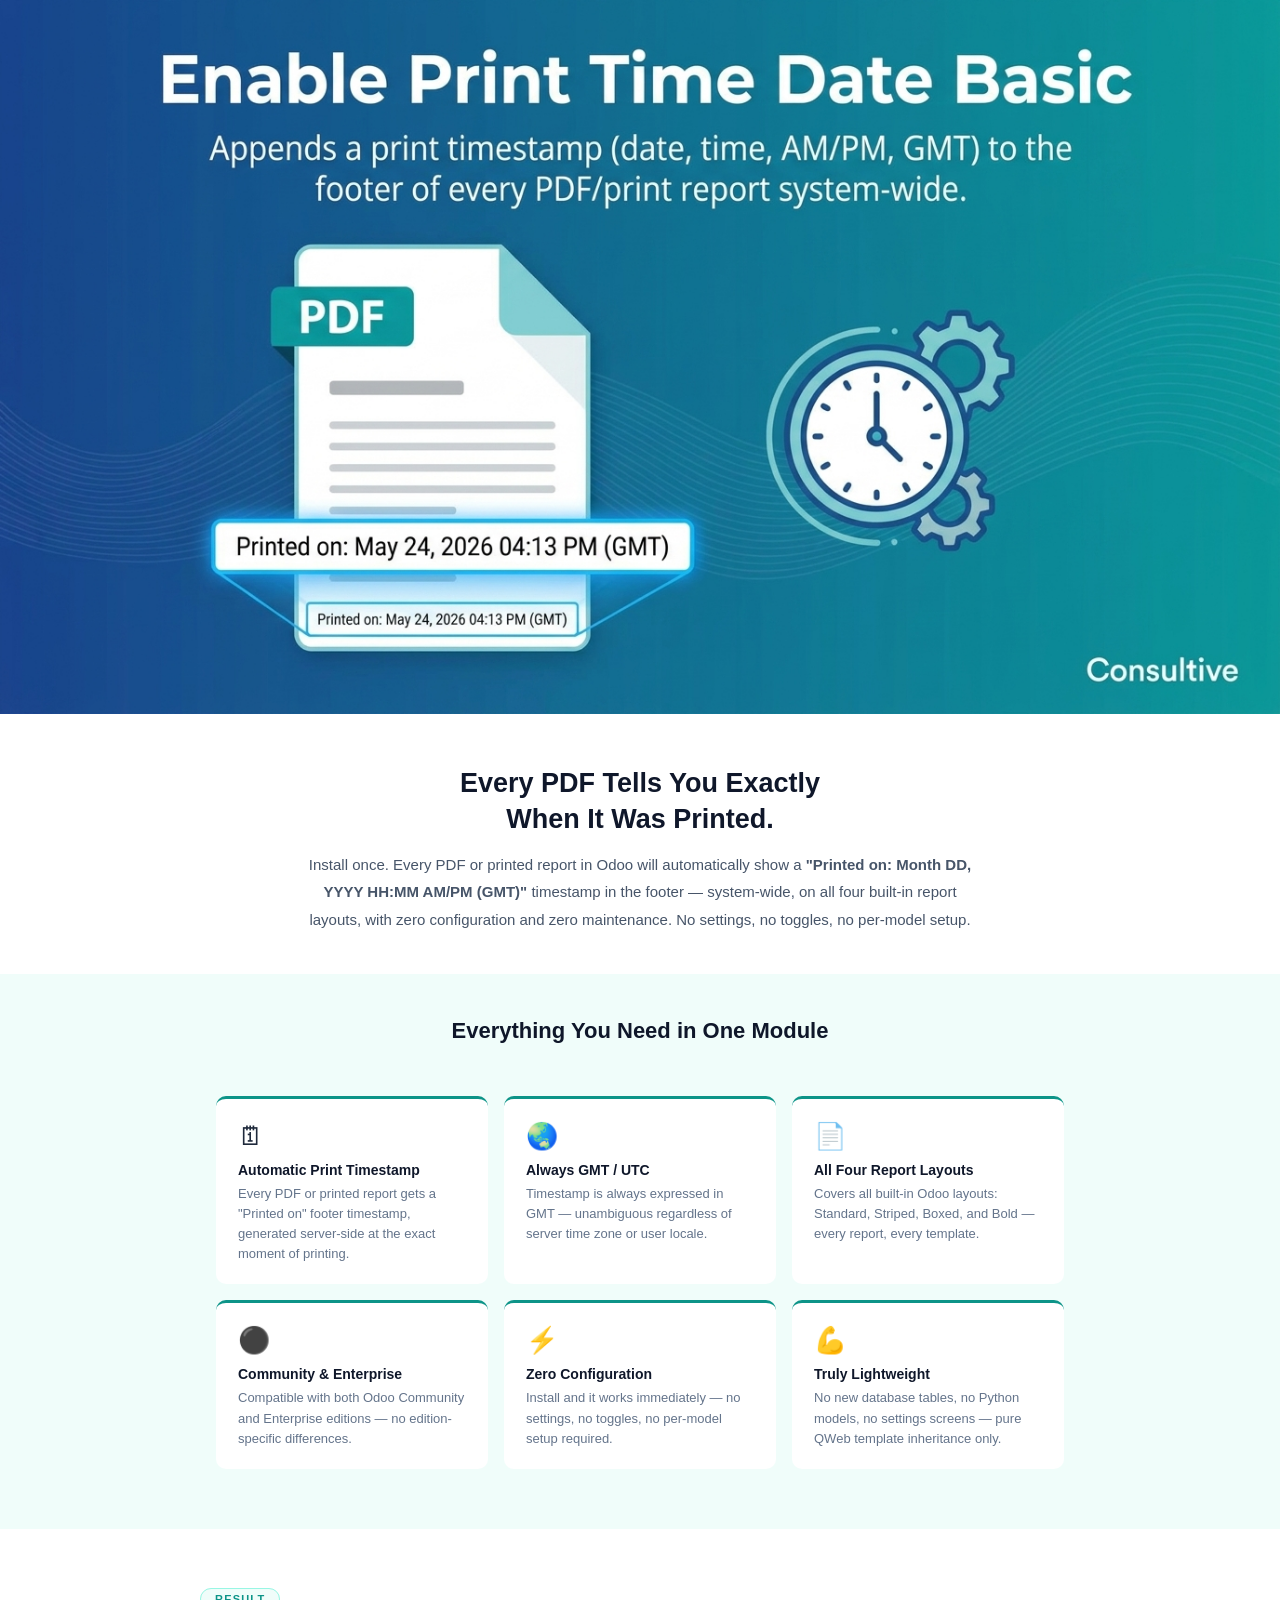
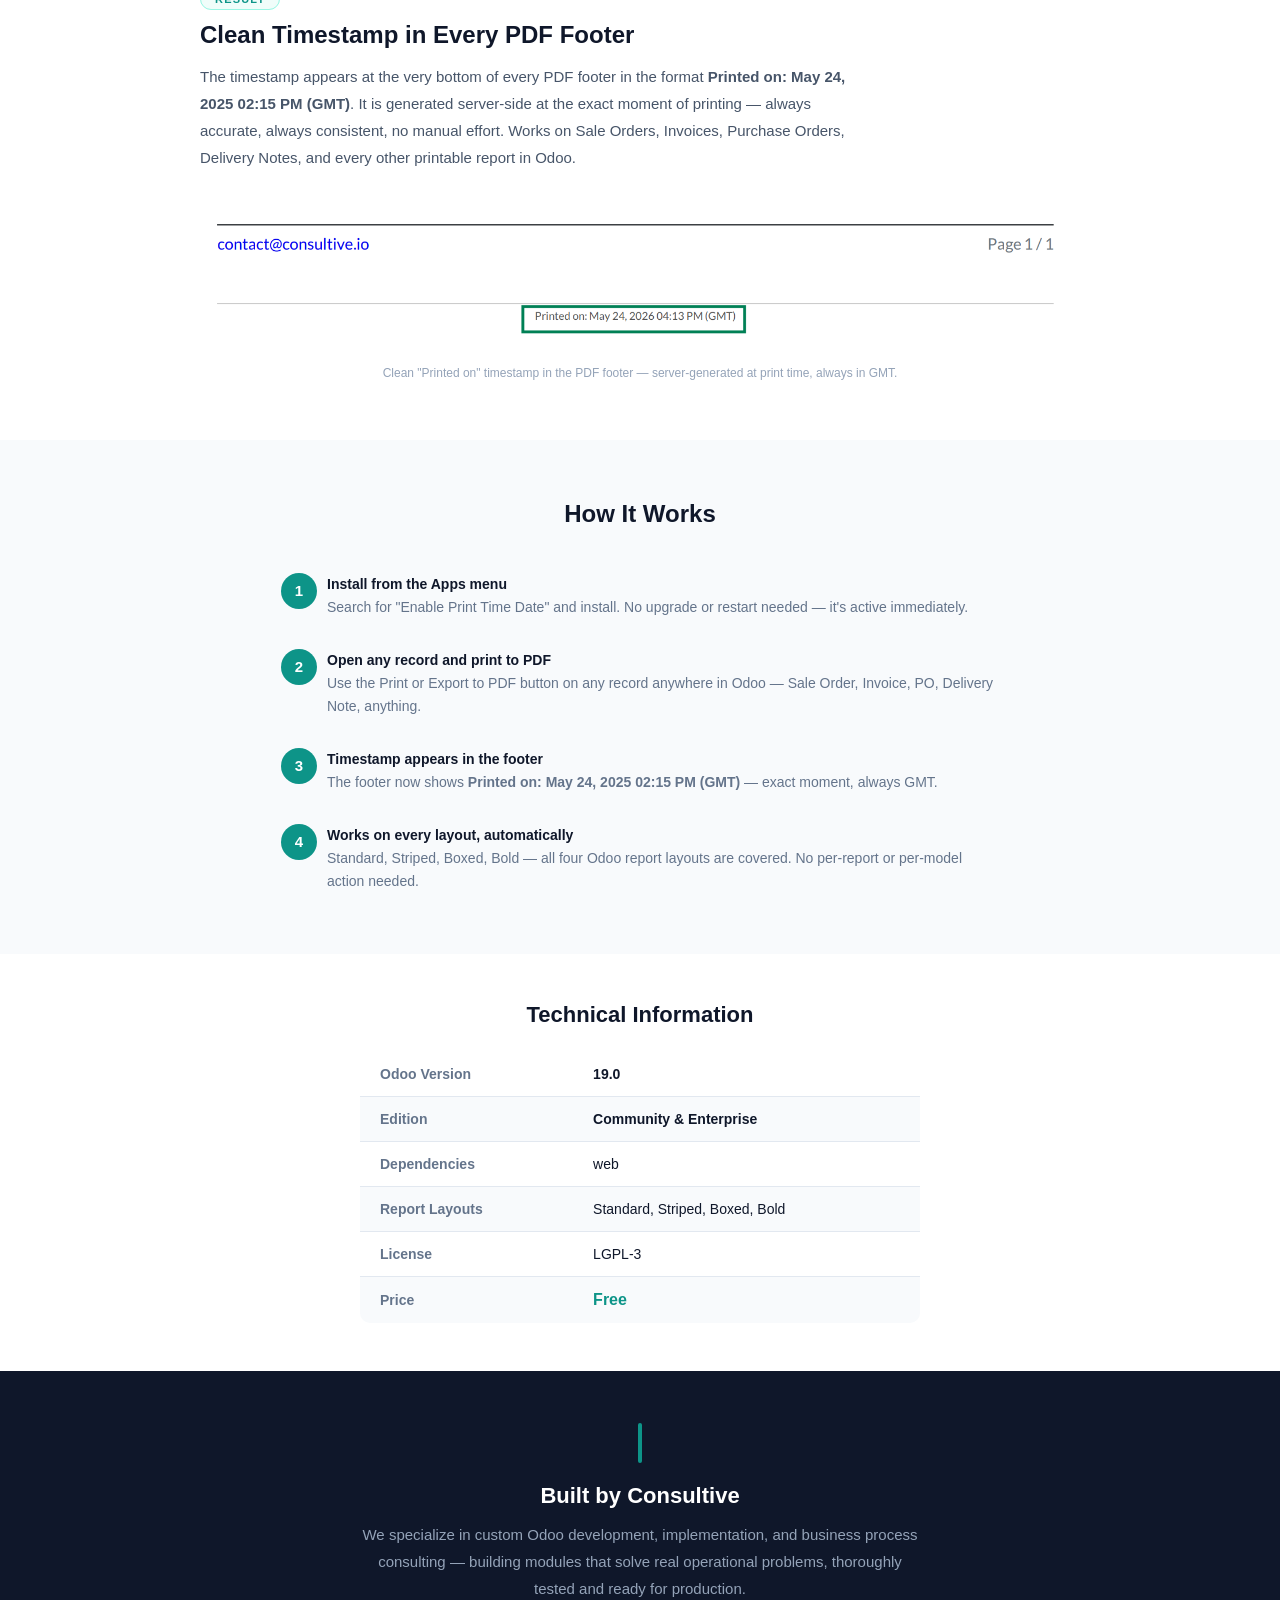
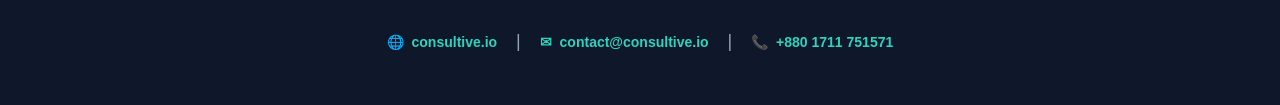
<file: consultive_enable_print_timedate_basic/static/description/index.html>
<!DOCTYPE html>
<html lang="en">
<head>
    <meta charset="UTF-8">
    <title>Enable Print Time Date – Consultive</title>
</head>
<body style="margin:0; padding:0;">
<div style="font-family: Arial, sans-serif; color:#1e293b;">

<!-- ══════════════════════════════════════════════════════════════════════
     BANNER
════════════════════════════════════════════════════════════════════════ -->
<section>
    <img src="app_image_1.png"
         alt="Enable Print Time Date – Consultive"
         style="width:100%; display:block;">
</section>


<!-- ══════════════════════════════════════════════════════════════════════
     OVERVIEW PITCH
════════════════════════════════════════════════════════════════════════ -->
<section style="padding:52px 32px 40px; text-align:center;">
    <h2 style="margin:0 0 14px; color:#0f172a; font-size:27px; font-weight:700; line-height:1.3;">
        Every PDF Tells You Exactly<br>When It Was Printed.
    </h2>
    <p style="margin:0 auto; max-width:680px; font-size:15px; line-height:1.85; color:#475569;">
        Install once. Every PDF or printed report in Odoo will automatically show a
        <strong>"Printed on: Month DD, YYYY HH:MM AM/PM (GMT)"</strong> timestamp in the footer —
        system-wide, on all four built-in report layouts, with zero configuration and zero maintenance.
        No settings, no toggles, no per-model setup.
    </p>
</section>


<!-- ══════════════════════════════════════════════════════════════════════
     FEATURE CARDS
════════════════════════════════════════════════════════════════════════ -->
<section>
<div style="background-color:#f0fdfa; padding:44px 32px;">
    <div style="max-width:880px; margin:0 auto;">

        <h2 style="text-align:center; margin:0 0 36px; color:#0f172a; font-size:22px; font-weight:700;">
            Everything You Need in One Module
        </h2>

        <table style="width:100%; border-collapse:separate; border-spacing:16px;">
            <tr>
                <td style="vertical-align:top; width:33%; background-color:#ffffff;
                           border-radius:10px; padding:22px 22px 20px;
                           border-top:3px solid #0d9488;">
                    <div style="font-size:26px; margin-bottom:10px;">&#128467;</div>
                    <div style="font-weight:700; font-size:14px; color:#0f172a; margin-bottom:6px;">
                        Automatic Print Timestamp
                    </div>
                    <div style="font-size:13px; color:#64748b; line-height:1.55;">
                        Every PDF or printed report gets a "Printed on" footer timestamp, generated server-side at the exact moment of printing.
                    </div>
                </td>
                <td style="vertical-align:top; width:33%; background-color:#ffffff;
                           border-radius:10px; padding:22px 22px 20px;
                           border-top:3px solid #0d9488;">
                    <div style="font-size:26px; margin-bottom:10px;">&#127759;</div>
                    <div style="font-weight:700; font-size:14px; color:#0f172a; margin-bottom:6px;">
                        Always GMT / UTC
                    </div>
                    <div style="font-size:13px; color:#64748b; line-height:1.55;">
                        Timestamp is always expressed in GMT — unambiguous regardless of server time zone or user locale.
                    </div>
                </td>
                <td style="vertical-align:top; width:33%; background-color:#ffffff;
                           border-radius:10px; padding:22px 22px 20px;
                           border-top:3px solid #0d9488;">
                    <div style="font-size:26px; margin-bottom:10px;">&#128196;</div>
                    <div style="font-weight:700; font-size:14px; color:#0f172a; margin-bottom:6px;">
                        All Four Report Layouts
                    </div>
                    <div style="font-size:13px; color:#64748b; line-height:1.55;">
                        Covers all built-in Odoo layouts: Standard, Striped, Boxed, and Bold — every report, every template.
                    </div>
                </td>
            </tr>
            <tr>
                <td style="vertical-align:top; width:33%; background-color:#ffffff;
                           border-radius:10px; padding:22px 22px 20px;
                           border-top:3px solid #0d9488;">
                    <div style="font-size:26px; margin-bottom:10px;">&#9899;</div>
                    <div style="font-weight:700; font-size:14px; color:#0f172a; margin-bottom:6px;">
                        Community &amp; Enterprise
                    </div>
                    <div style="font-size:13px; color:#64748b; line-height:1.55;">
                        Compatible with both Odoo Community and Enterprise editions — no edition-specific differences.
                    </div>
                </td>
                <td style="vertical-align:top; width:33%; background-color:#ffffff;
                           border-radius:10px; padding:22px 22px 20px;
                           border-top:3px solid #0d9488;">
                    <div style="font-size:26px; margin-bottom:10px;">&#9889;</div>
                    <div style="font-weight:700; font-size:14px; color:#0f172a; margin-bottom:6px;">
                        Zero Configuration
                    </div>
                    <div style="font-size:13px; color:#64748b; line-height:1.55;">
                        Install and it works immediately — no settings, no toggles, no per-model setup required.
                    </div>
                </td>
                <td style="vertical-align:top; width:33%; background-color:#ffffff;
                           border-radius:10px; padding:22px 22px 20px;
                           border-top:3px solid #0d9488;">
                    <div style="font-size:26px; margin-bottom:10px;">&#128170;</div>
                    <div style="font-weight:700; font-size:14px; color:#0f172a; margin-bottom:6px;">
                        Truly Lightweight
                    </div>
                    <div style="font-size:13px; color:#64748b; line-height:1.55;">
                        No new database tables, no Python models, no settings screens — pure QWeb template inheritance only.
                    </div>
                </td>
            </tr>
        </table>

    </div>
</div>
</section>


<!-- ══════════════════════════════════════════════════════════════════════
     SECTION 1 – THE TIMESTAMP IN ACTION
════════════════════════════════════════════════════════════════════════ -->
<section style="padding:60px 32px;">
    <div style="max-width:880px; margin:0 auto;">

        <div style="margin-bottom:14px;">
            <span style="background-color:#f0fdfa; color:#0d9488; font-size:11px; font-weight:700;
                         letter-spacing:1.2px; text-transform:uppercase; padding:4px 14px;
                         border-radius:20px; border:1px solid #99f6e4;">
                Result
            </span>
        </div>

        <h2 style="margin:0 0 14px; color:#0f172a; font-size:24px; font-weight:700;">
            Clean Timestamp in Every PDF Footer
        </h2>
        <p style="margin:0 0 32px; font-size:15px; line-height:1.8; color:#475569; max-width:660px;">
            The timestamp appears at the very bottom of every PDF footer in the format
            <strong>Printed on: May 24, 2025 02:15 PM (GMT)</strong>. It is generated server-side
            at the exact moment of printing — always accurate, always consistent, no manual effort.
            Works on Sale Orders, Invoices, Purchase Orders, Delivery Notes, and every other
            printable report in Odoo.
        </p>

        <img src="app_image_2.png"
             alt="PDF footer with print timestamp"
             style="width:100%; display:block; border-radius:10px;">
        <p style="margin:10px 0 0; text-align:center; font-size:12px; color:#94a3b8;">
            Clean "Printed on" timestamp in the PDF footer — server-generated at print time, always in GMT.
        </p>

    </div>
</section>


<!-- ══════════════════════════════════════════════════════════════════════
     HOW IT WORKS
════════════════════════════════════════════════════════════════════════ -->
<section>
<div style="background-color:#f8fafc; padding:60px 32px;">
    <div style="max-width:720px; margin:0 auto;">

        <h2 style="text-align:center; margin:0 0 44px; color:#0f172a; font-size:24px; font-weight:700;">
            How It Works
        </h2>

        <table style="width:100%; border-collapse:collapse; margin-bottom:28px;">
            <tr>
                <td style="vertical-align:top; width:44px;">
                    <div style="width:36px; height:36px; background-color:#0d9488; border-radius:50%;
                                text-align:center; line-height:36px; color:#ffffff;
                                font-weight:700; font-size:15px;">1</div>
                </td>
                <td style="vertical-align:top; padding-top:4px;">
                    <div style="font-weight:700; font-size:14px; color:#0f172a; margin-bottom:4px;">
                        Install from the Apps menu
                    </div>
                    <div style="font-size:14px; color:#64748b; line-height:1.65;">
                        Search for "Enable Print Time Date" and install. No upgrade or restart needed — it's active immediately.
                    </div>
                </td>
            </tr>
        </table>

        <table style="width:100%; border-collapse:collapse; margin-bottom:28px;">
            <tr>
                <td style="vertical-align:top; width:44px;">
                    <div style="width:36px; height:36px; background-color:#0d9488; border-radius:50%;
                                text-align:center; line-height:36px; color:#ffffff;
                                font-weight:700; font-size:15px;">2</div>
                </td>
                <td style="vertical-align:top; padding-top:4px;">
                    <div style="font-weight:700; font-size:14px; color:#0f172a; margin-bottom:4px;">
                        Open any record and print to PDF
                    </div>
                    <div style="font-size:14px; color:#64748b; line-height:1.65;">
                        Use the Print or Export to PDF button on any record anywhere in Odoo — Sale Order, Invoice, PO, Delivery Note, anything.
                    </div>
                </td>
            </tr>
        </table>

        <table style="width:100%; border-collapse:collapse; margin-bottom:28px;">
            <tr>
                <td style="vertical-align:top; width:44px;">
                    <div style="width:36px; height:36px; background-color:#0d9488; border-radius:50%;
                                text-align:center; line-height:36px; color:#ffffff;
                                font-weight:700; font-size:15px;">3</div>
                </td>
                <td style="vertical-align:top; padding-top:4px;">
                    <div style="font-weight:700; font-size:14px; color:#0f172a; margin-bottom:4px;">
                        Timestamp appears in the footer
                    </div>
                    <div style="font-size:14px; color:#64748b; line-height:1.65;">
                        The footer now shows <strong>Printed on: May 24, 2025 02:15 PM (GMT)</strong> — exact moment, always GMT.
                    </div>
                </td>
            </tr>
        </table>

        <table style="width:100%; border-collapse:collapse;">
            <tr>
                <td style="vertical-align:top; width:44px;">
                    <div style="width:36px; height:36px; background-color:#0d9488; border-radius:50%;
                                text-align:center; line-height:36px; color:#ffffff;
                                font-weight:700; font-size:15px;">4</div>
                </td>
                <td style="vertical-align:top; padding-top:4px;">
                    <div style="font-weight:700; font-size:14px; color:#0f172a; margin-bottom:4px;">
                        Works on every layout, automatically
                    </div>
                    <div style="font-size:14px; color:#64748b; line-height:1.65;">
                        Standard, Striped, Boxed, Bold — all four Odoo report layouts are covered. No per-report or per-model action needed.
                    </div>
                </td>
            </tr>
        </table>

    </div>
</div>
</section>


<!-- ══════════════════════════════════════════════════════════════════════
     TECHNICAL INFO
════════════════════════════════════════════════════════════════════════ -->
<section style="padding:48px 32px;">
    <div style="max-width:560px; margin:0 auto;">
        <h2 style="text-align:center; margin:0 0 24px; color:#0f172a; font-size:22px; font-weight:700;">
            Technical Information
        </h2>
        <table style="width:100%; border-collapse:collapse; font-size:14px; background-color:#ffffff;
                      border-radius:10px; overflow:hidden;">
            <tr style="border-bottom:1px solid #e2e8f0;">
                <td style="padding:14px 20px; color:#64748b; font-weight:600;">Odoo Version</td>
                <td style="padding:14px 20px; color:#0f172a; font-weight:600;">19.0</td>
            </tr>
            <tr style="background-color:#f8fafc; border-bottom:1px solid #e2e8f0;">
                <td style="padding:14px 20px; color:#64748b; font-weight:600;">Edition</td>
                <td style="padding:14px 20px; color:#0f172a; font-weight:600;">Community &amp; Enterprise</td>
            </tr>
            <tr style="border-bottom:1px solid #e2e8f0;">
                <td style="padding:14px 20px; color:#64748b; font-weight:600;">Dependencies</td>
                <td style="padding:14px 20px; color:#0f172a;">web</td>
            </tr>
            <tr style="background-color:#f8fafc; border-bottom:1px solid #e2e8f0;">
                <td style="padding:14px 20px; color:#64748b; font-weight:600;">Report Layouts</td>
                <td style="padding:14px 20px; color:#0f172a;">Standard, Striped, Boxed, Bold</td>
            </tr>
            <tr style="border-bottom:1px solid #e2e8f0;">
                <td style="padding:14px 20px; color:#64748b; font-weight:600;">License</td>
                <td style="padding:14px 20px; color:#0f172a;">LGPL-3</td>
            </tr>
            <tr style="background-color:#f8fafc;">
                <td style="padding:14px 20px; color:#64748b; font-weight:600;">Price</td>
                <td style="padding:14px 20px; color:#0d9488; font-weight:700; font-size:16px;">Free</td>
            </tr>
        </table>
    </div>
</section>


<!-- ══════════════════════════════════════════════════════════════════════
     ABOUT CONSULTIVE
════════════════════════════════════════════════════════════════════════ -->
<section>
<div style="background-color:#0f172a; padding:52px 32px; text-align:center;">
    <div style="display:inline-block; background-color:#0d9488; width:4px; height:40px;
                border-radius:2px; margin-bottom:20px; vertical-align:top;"></div>
    <h2 style="margin:0 0 12px; color:#ffffff; font-size:22px; font-weight:700;">
        Built by Consultive
    </h2>
    <p style="margin:0 auto 28px; color:#94a3b8; font-size:15px; max-width:560px; line-height:1.8;">
        We specialize in custom Odoo development, implementation, and business process consulting —
        building modules that solve real operational problems, thoroughly tested and ready for production.
    </p>
    <table style="margin:0 auto; border-collapse:collapse;">
        <tr>
            <td style="padding:0 18px;">
                <a href="https://consultive.io"
                   style="color:#2dd4bf; text-decoration:none; font-size:14px; font-weight:600;">
                    &#127760;&nbsp; consultive.io
                </a>
            </td>
            <td style="color:#94a3b8; font-size:18px;">|</td>
            <td style="padding:0 18px;">
                <a href="mailto:contact@consultive.io"
                   style="color:#2dd4bf; text-decoration:none; font-size:14px; font-weight:600;">
                    &#9993;&nbsp; contact@consultive.io
                </a>
            </td>
            <td style="color:#94a3b8; font-size:18px;">|</td>
            <td style="padding:0 18px;">
                <span style="color:#2dd4bf; font-size:14px; font-weight:600;">
                    &#128222;&nbsp; +880 1711 751571
                </span>
            </td>
        </tr>
    </table>
</div>
</section>


</div>
</body>
</html>
</file>
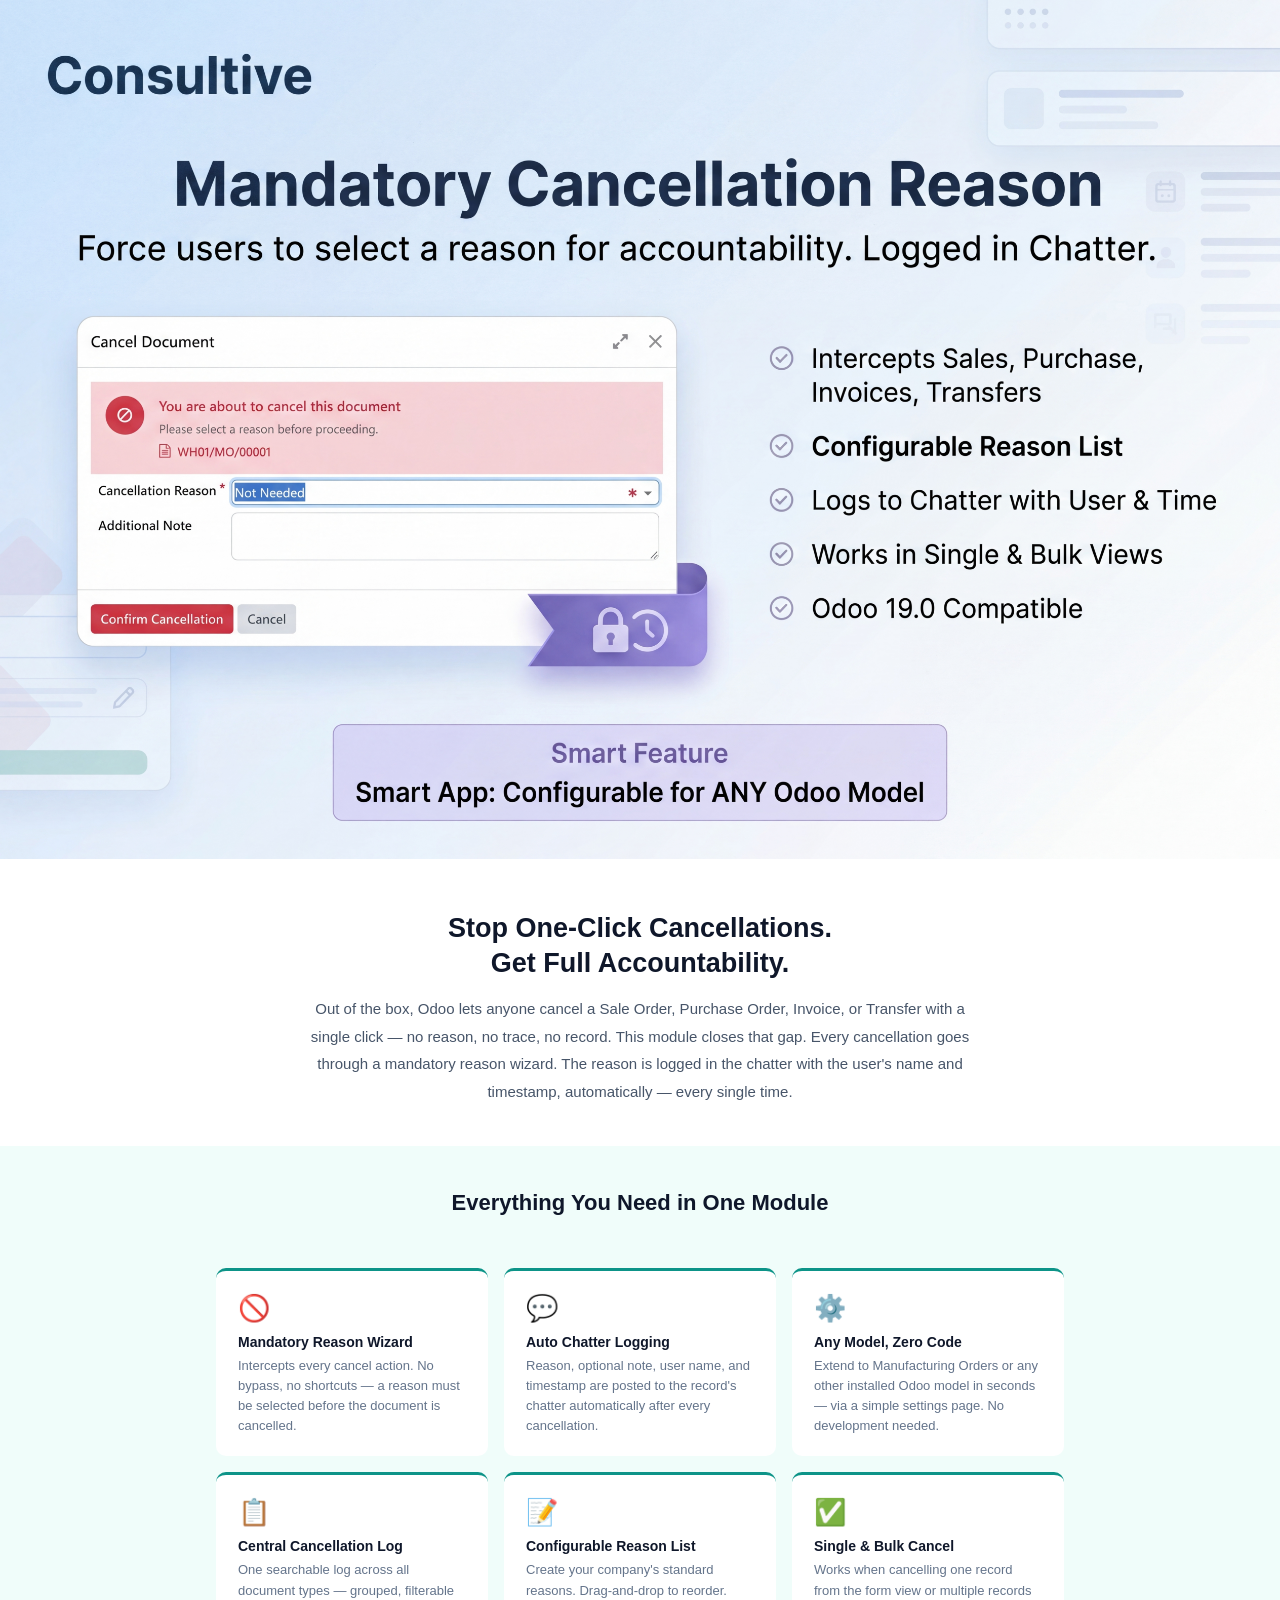
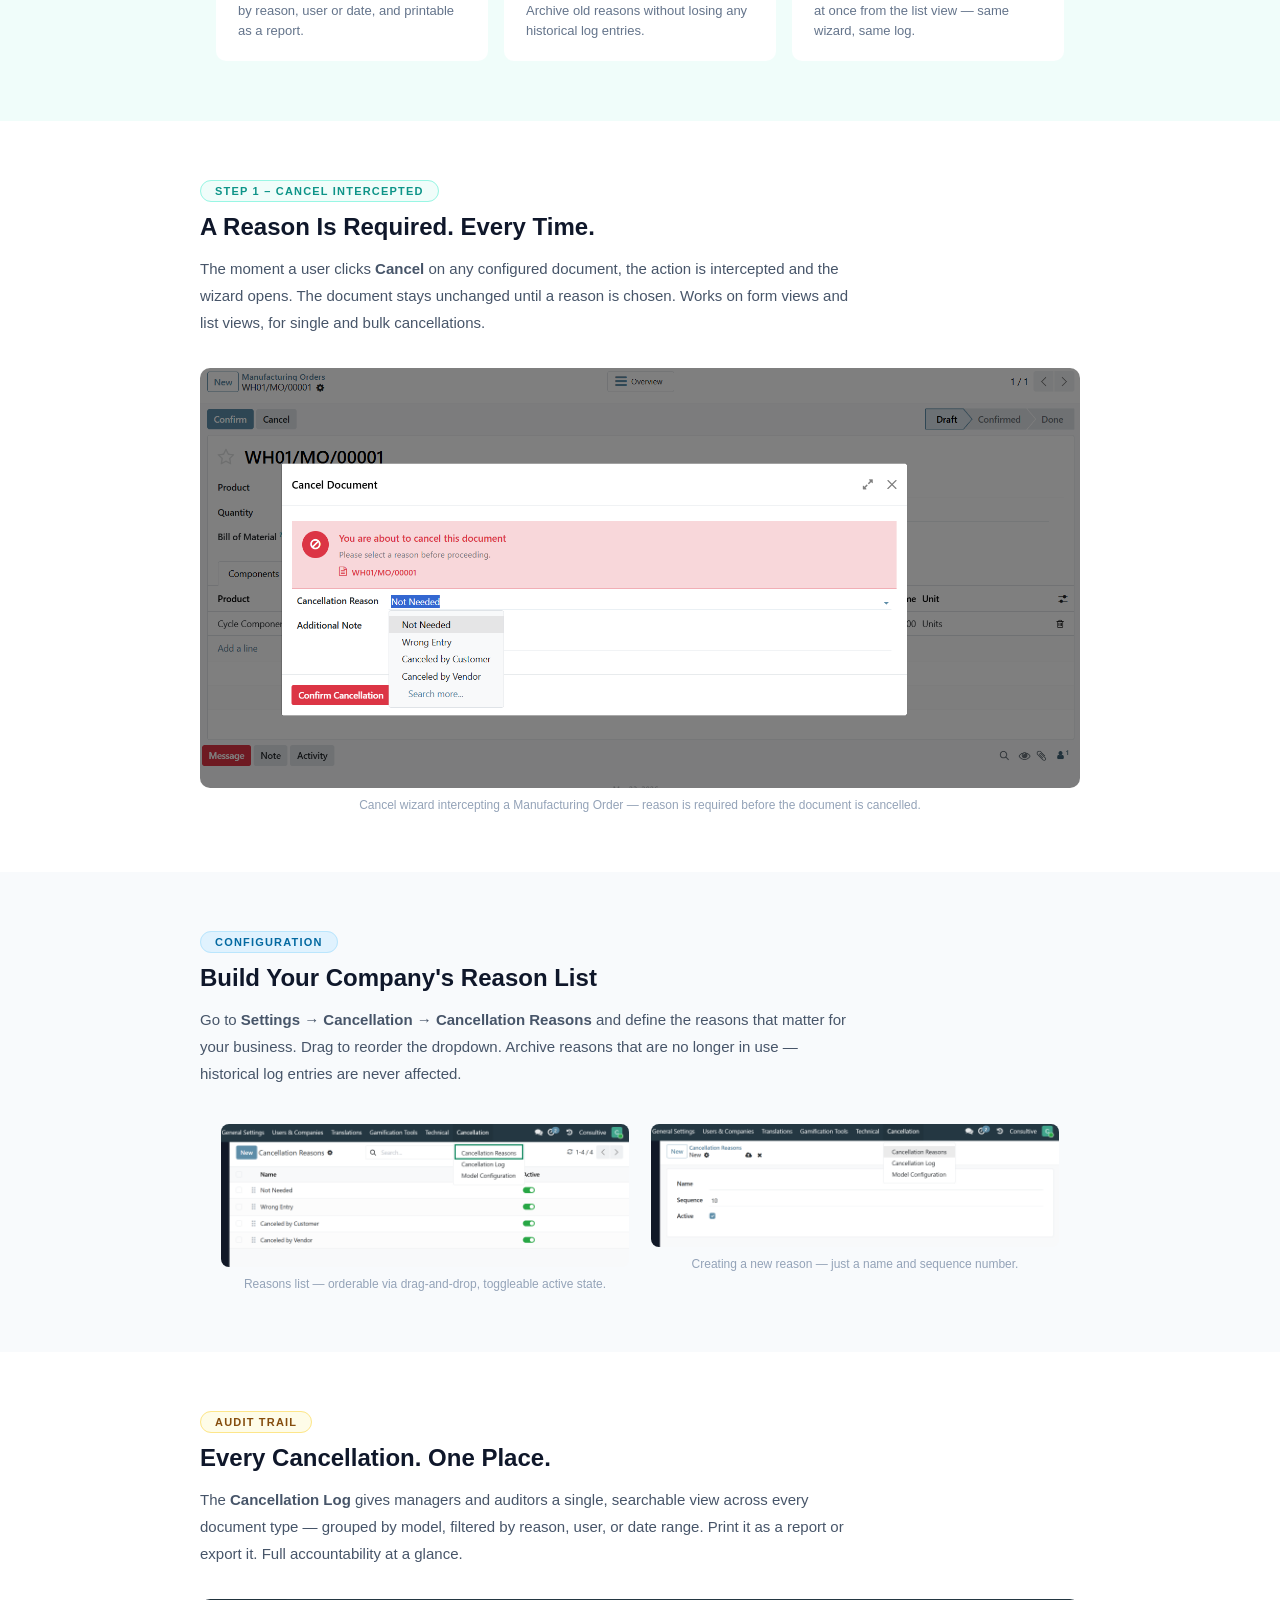
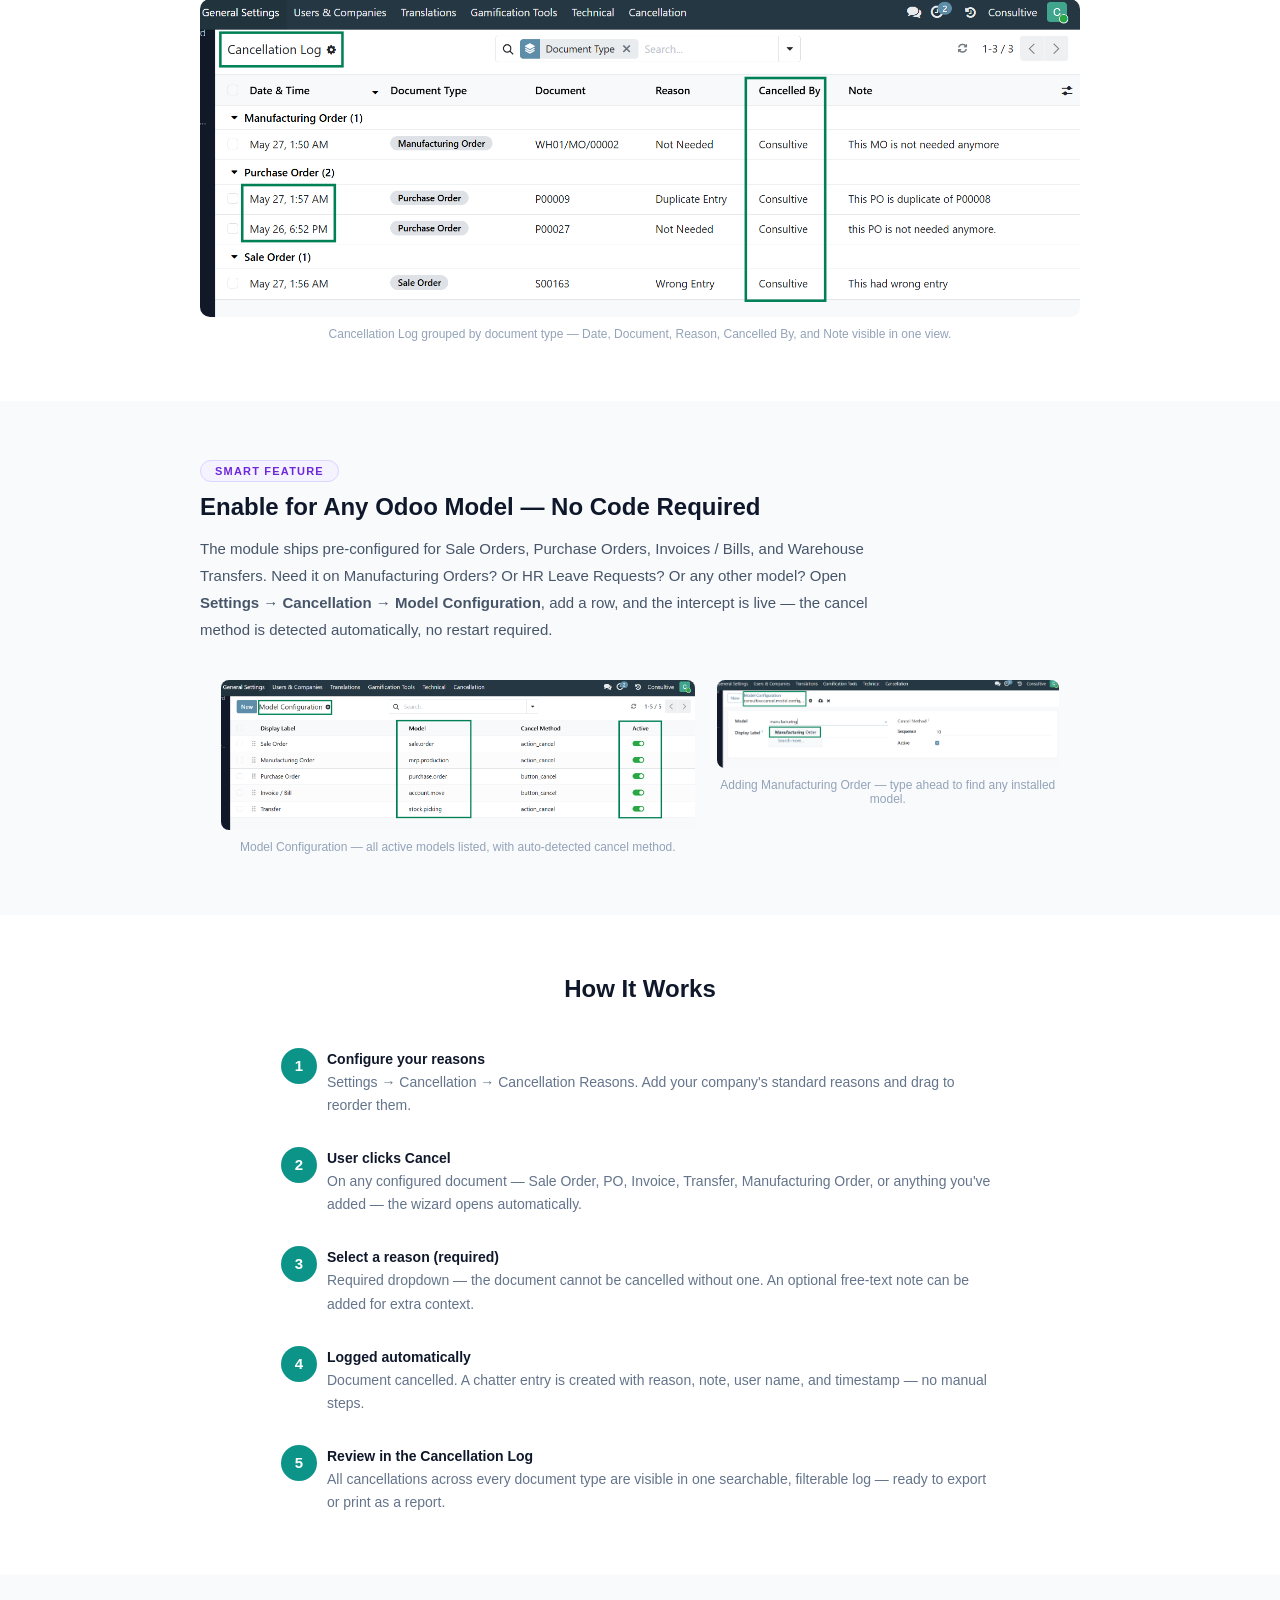
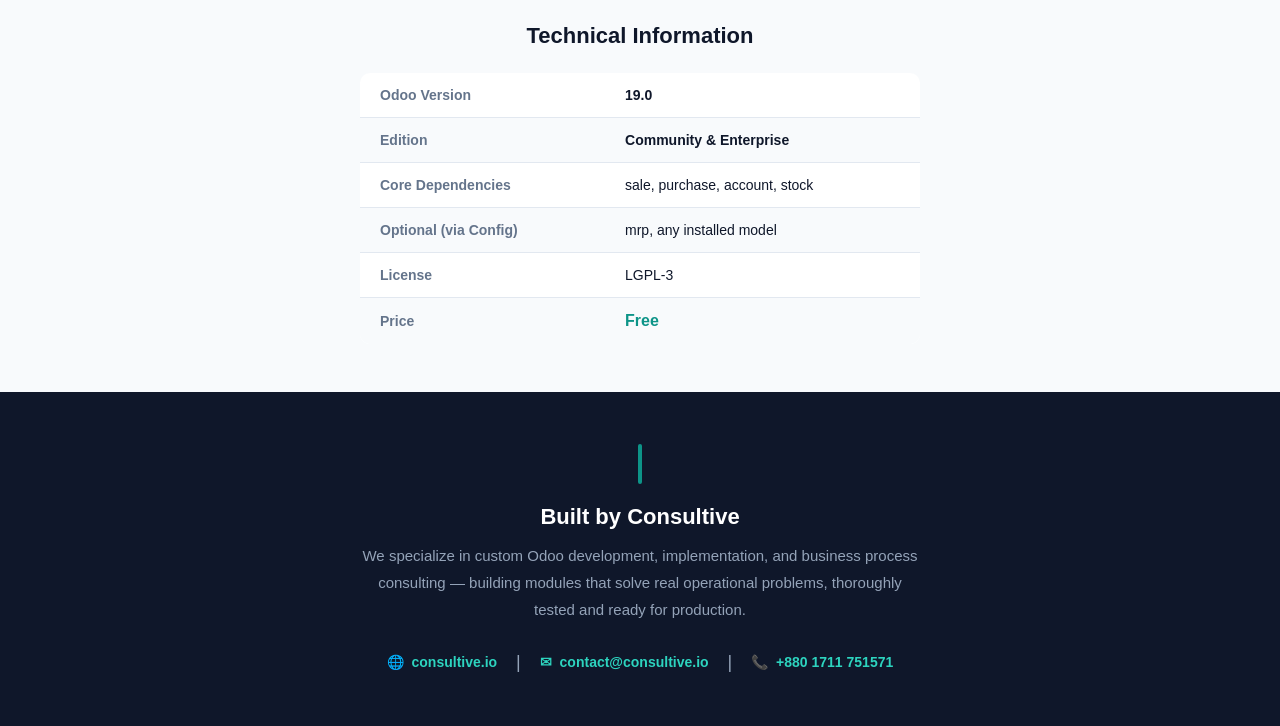
<file: consultive_mandatory_cancel_reason/static/description/index.html>
<!DOCTYPE html>
<html lang="en">
<head>
    <meta charset="UTF-8">
    <title>Mandatory Cancellation Reason – Consultive</title>
</head>
<body style="margin:0; padding:0;">
<div style="font-family: Arial, sans-serif; color:#1e293b;">

<!-- ══════════════════════════════════════════════════════════════════════
     BANNER
════════════════════════════════════════════════════════════════════════ -->
<section>
    <img src="consultive_mandatory_cancel_reason_01.png"
         alt="Mandatory Cancellation Reason – Consultive"
         style="width:100%; display:block;">
</section>


<!-- ══════════════════════════════════════════════════════════════════════
     OVERVIEW PITCH
════════════════════════════════════════════════════════════════════════ -->
<section style="padding:52px 32px 40px; text-align:center;">
    <h2 style="margin:0 0 14px; color:#0f172a; font-size:27px; font-weight:700; line-height:1.3;">
        Stop One-Click Cancellations.<br>Get Full Accountability.
    </h2>
    <p style="margin:0 auto; max-width:680px; font-size:15px; line-height:1.85; color:#475569;">
        Out of the box, Odoo lets anyone cancel a Sale Order, Purchase Order, Invoice, or Transfer
        with a single click — no reason, no trace, no record. This module closes that gap.
        Every cancellation goes through a mandatory reason wizard. The reason is logged in the
        chatter with the user's name and timestamp, automatically — every single time.
    </p>
</section>


<!-- ══════════════════════════════════════════════════════════════════════
     FEATURE CARDS
════════════════════════════════════════════════════════════════════════ -->
<section>
<div style="background-color:#f0fdfa; padding:44px 32px;">
    <div style="max-width:880px; margin:0 auto;">

        <h2 style="text-align:center; margin:0 0 36px; color:#0f172a; font-size:22px; font-weight:700;">
            Everything You Need in One Module
        </h2>

        <table style="width:100%; border-collapse:separate; border-spacing:16px;">
            <tr>
                <td style="vertical-align:top; width:33%; background-color:#ffffff;
                           border-radius:10px; padding:22px 22px 20px;
                           border-top:3px solid #0d9488;">
                    <div style="font-size:26px; margin-bottom:10px;">&#128683;</div>
                    <div style="font-weight:700; font-size:14px; color:#0f172a; margin-bottom:6px;">
                        Mandatory Reason Wizard
                    </div>
                    <div style="font-size:13px; color:#64748b; line-height:1.55;">
                        Intercepts every cancel action. No bypass, no shortcuts — a reason must be selected before the document is cancelled.
                    </div>
                </td>
                <td style="vertical-align:top; width:33%; background-color:#ffffff;
                           border-radius:10px; padding:22px 22px 20px;
                           border-top:3px solid #0d9488;">
                    <div style="font-size:26px; margin-bottom:10px;">&#128172;</div>
                    <div style="font-weight:700; font-size:14px; color:#0f172a; margin-bottom:6px;">
                        Auto Chatter Logging
                    </div>
                    <div style="font-size:13px; color:#64748b; line-height:1.55;">
                        Reason, optional note, user name, and timestamp are posted to the record's chatter automatically after every cancellation.
                    </div>
                </td>
                <td style="vertical-align:top; width:33%; background-color:#ffffff;
                           border-radius:10px; padding:22px 22px 20px;
                           border-top:3px solid #0d9488;">
                    <div style="font-size:26px; margin-bottom:10px;">&#9881;&#65039;</div>
                    <div style="font-weight:700; font-size:14px; color:#0f172a; margin-bottom:6px;">
                        Any Model, Zero Code
                    </div>
                    <div style="font-size:13px; color:#64748b; line-height:1.55;">
                        Extend to Manufacturing Orders or any other installed Odoo model in seconds — via a simple settings page. No development needed.
                    </div>
                </td>
            </tr>
            <tr>
                <td style="vertical-align:top; width:33%; background-color:#ffffff;
                           border-radius:10px; padding:22px 22px 20px;
                           border-top:3px solid #0d9488;">
                    <div style="font-size:26px; margin-bottom:10px;">&#128203;</div>
                    <div style="font-weight:700; font-size:14px; color:#0f172a; margin-bottom:6px;">
                        Central Cancellation Log
                    </div>
                    <div style="font-size:13px; color:#64748b; line-height:1.55;">
                        One searchable log across all document types — grouped, filterable by reason, user or date, and printable as a report.
                    </div>
                </td>
                <td style="vertical-align:top; width:33%; background-color:#ffffff;
                           border-radius:10px; padding:22px 22px 20px;
                           border-top:3px solid #0d9488;">
                    <div style="font-size:26px; margin-bottom:10px;">&#128221;</div>
                    <div style="font-weight:700; font-size:14px; color:#0f172a; margin-bottom:6px;">
                        Configurable Reason List
                    </div>
                    <div style="font-size:13px; color:#64748b; line-height:1.55;">
                        Create your company's standard reasons. Drag-and-drop to reorder. Archive old reasons without losing any historical log entries.
                    </div>
                </td>
                <td style="vertical-align:top; width:33%; background-color:#ffffff;
                           border-radius:10px; padding:22px 22px 20px;
                           border-top:3px solid #0d9488;">
                    <div style="font-size:26px; margin-bottom:10px;">&#9989;</div>
                    <div style="font-weight:700; font-size:14px; color:#0f172a; margin-bottom:6px;">
                        Single &amp; Bulk Cancel
                    </div>
                    <div style="font-size:13px; color:#64748b; line-height:1.55;">
                        Works when cancelling one record from the form view or multiple records at once from the list view — same wizard, same log.
                    </div>
                </td>
            </tr>
        </table>

    </div>
</div>
</section>


<!-- ══════════════════════════════════════════════════════════════════════
     SECTION 1 – THE CANCEL WIZARD
════════════════════════════════════════════════════════════════════════ -->
<section style="padding:60px 32px;">
    <div style="max-width:880px; margin:0 auto;">

        <div style="margin-bottom:14px;">
            <span style="background-color:#f0fdfa; color:#0d9488; font-size:11px; font-weight:700;
                         letter-spacing:1.2px; text-transform:uppercase; padding:4px 14px;
                         border-radius:20px; border:1px solid #99f6e4;">
                Step 1 &ndash; Cancel Intercepted
            </span>
        </div>

        <h2 style="margin:0 0 14px; color:#0f172a; font-size:24px; font-weight:700;">
            A Reason Is Required. Every Time.
        </h2>
        <p style="margin:0 0 32px; font-size:15px; line-height:1.8; color:#475569; max-width:660px;">
            The moment a user clicks <strong>Cancel</strong> on any configured document, the action is
            intercepted and the wizard opens. The document stays unchanged until a reason is chosen.
            Works on form views and list views, for single and bulk cancellations.
        </p>

        <img src="consultive_mandatory_cancel_reason_02.png"
             alt="Mandatory cancel reason wizard"
             style="width:100%; display:block; border-radius:10px;">
        <p style="margin:10px 0 0; text-align:center; font-size:12px; color:#94a3b8;">
            Cancel wizard intercepting a Manufacturing Order — reason is required before the document is cancelled.
        </p>

    </div>
</section>


<!-- ══════════════════════════════════════════════════════════════════════
     SECTION 2 – CANCELLATION REASONS
════════════════════════════════════════════════════════════════════════ -->
<section>
<div style="background-color:#f8fafc; padding:60px 32px;">
    <div style="max-width:880px; margin:0 auto;">

        <div style="margin-bottom:14px;">
            <span style="background-color:#e0f2fe; color:#0369a1; font-size:11px; font-weight:700;
                         letter-spacing:1.2px; text-transform:uppercase; padding:4px 14px;
                         border-radius:20px; border:1px solid #bae6fd;">
                Configuration
            </span>
        </div>

        <h2 style="margin:0 0 14px; color:#0f172a; font-size:24px; font-weight:700;">
            Build Your Company's Reason List
        </h2>
        <p style="margin:0 0 36px; font-size:15px; line-height:1.8; color:#475569; max-width:660px;">
            Go to <strong>Settings &rarr; Cancellation &rarr; Cancellation Reasons</strong> and define
            the reasons that matter for your business. Drag to reorder the dropdown. Archive reasons
            that are no longer in use — historical log entries are never affected.
        </p>

        <table style="width:100%; border-collapse:separate; border-spacing:20px 0;">
            <tr>
                <td style="vertical-align:top; width:50%;">
                    <img src="consultive_mandatory_cancel_reason_03.png"
                         alt="Cancellation Reasons list"
                         style="width:100%; display:block; border-radius:8px;">
                    <p style="margin:10px 0 0; text-align:center; font-size:12px; color:#94a3b8;">
                        Reasons list — orderable via drag-and-drop, toggleable active state.
                    </p>
                </td>
                <td style="vertical-align:top; width:50%;">
                    <img src="consultive_mandatory_cancel_reason_04.png"
                         alt="Create a new cancellation reason"
                         style="width:100%; display:block; border-radius:8px;">
                    <p style="margin:10px 0 0; text-align:center; font-size:12px; color:#94a3b8;">
                        Creating a new reason — just a name and sequence number.
                    </p>
                </td>
            </tr>
        </table>

    </div>
</div>
</section>


<!-- ══════════════════════════════════════════════════════════════════════
     SECTION 3 – CANCELLATION LOG
════════════════════════════════════════════════════════════════════════ -->
<section style="padding:60px 32px;">
    <div style="max-width:880px; margin:0 auto;">

        <div style="margin-bottom:14px;">
            <span style="background-color:#fefce8; color:#854d0e; font-size:11px; font-weight:700;
                         letter-spacing:1.2px; text-transform:uppercase; padding:4px 14px;
                         border-radius:20px; border:1px solid #fde68a;">
                Audit Trail
            </span>
        </div>

        <h2 style="margin:0 0 14px; color:#0f172a; font-size:24px; font-weight:700;">
            Every Cancellation. One Place.
        </h2>
        <p style="margin:0 0 32px; font-size:15px; line-height:1.8; color:#475569; max-width:660px;">
            The <strong>Cancellation Log</strong> gives managers and auditors a single, searchable view
            across every document type — grouped by model, filtered by reason, user, or date range.
            Print it as a report or export it. Full accountability at a glance.
        </p>

        <img src="consultive_mandatory_cancel_reason_05.png"
             alt="Cancellation Log"
             style="width:100%; display:block; border-radius:10px;">
        <p style="margin:10px 0 0; text-align:center; font-size:12px; color:#94a3b8;">
            Cancellation Log grouped by document type — Date, Document, Reason, Cancelled By, and Note visible in one view.
        </p>

    </div>
</section>


<!-- ══════════════════════════════════════════════════════════════════════
     SECTION 4 – MODEL CONFIGURATION
════════════════════════════════════════════════════════════════════════ -->
<section>
<div style="background-color:#f8fafc; padding:60px 32px;">
    <div style="max-width:880px; margin:0 auto;">

        <div style="margin-bottom:14px;">
            <span style="background-color:#f5f3ff; color:#6d28d9; font-size:11px; font-weight:700;
                         letter-spacing:1.2px; text-transform:uppercase; padding:4px 14px;
                         border-radius:20px; border:1px solid #ddd6fe;">
                Smart Feature
            </span>
        </div>

        <h2 style="margin:0 0 14px; color:#0f172a; font-size:24px; font-weight:700;">
            Enable for Any Odoo Model — No Code Required
        </h2>
        <p style="margin:0 0 36px; font-size:15px; line-height:1.8; color:#475569; max-width:700px;">
            The module ships pre-configured for Sale Orders, Purchase Orders, Invoices / Bills, and
            Warehouse Transfers. Need it on Manufacturing Orders? Or HR Leave Requests? Or any
            other model? Open <strong>Settings &rarr; Cancellation &rarr; Model Configuration</strong>,
            add a row, and the intercept is live — the cancel method is detected automatically,
            no restart required.
        </p>

        <table style="width:100%; border-collapse:separate; border-spacing:20px 0;">
            <tr>
                <td style="vertical-align:top; width:58%;">
                    <img src="consultive_mandatory_cancel_reason_06.png"
                         alt="Model Configuration list"
                         style="width:100%; display:block; border-radius:8px;">
                    <p style="margin:10px 0 0; text-align:center; font-size:12px; color:#94a3b8;">
                        Model Configuration — all active models listed, with auto-detected cancel method.
                    </p>
                </td>
                <td style="vertical-align:top; width:42%;">
                    <img src="consultive_mandatory_cancel_reason_07.png"
                         alt="Adding Manufacturing Order to configuration"
                         style="width:100%; display:block; border-radius:8px;">
                    <p style="margin:10px 0 0; text-align:center; font-size:12px; color:#94a3b8;">
                        Adding Manufacturing Order — type ahead to find any installed model.
                    </p>
                </td>
            </tr>
        </table>

    </div>
</div>
</section>


<!-- ══════════════════════════════════════════════════════════════════════
     HOW IT WORKS
════════════════════════════════════════════════════════════════════════ -->
<section style="padding:60px 32px;">
    <div style="max-width:720px; margin:0 auto;">

        <h2 style="text-align:center; margin:0 0 44px; color:#0f172a; font-size:24px; font-weight:700;">
            How It Works
        </h2>

        <table style="width:100%; border-collapse:collapse; margin-bottom:28px;">
            <tr>
                <td style="vertical-align:top; width:44px;">
                    <div style="width:36px; height:36px; background-color:#0d9488; border-radius:50%;
                                text-align:center; line-height:36px; color:#ffffff;
                                font-weight:700; font-size:15px;">1</div>
                </td>
                <td style="vertical-align:top; padding-top:4px;">
                    <div style="font-weight:700; font-size:14px; color:#0f172a; margin-bottom:4px;">
                        Configure your reasons
                    </div>
                    <div style="font-size:14px; color:#64748b; line-height:1.65;">
                        Settings &rarr; Cancellation &rarr; Cancellation Reasons. Add your company's standard reasons and drag to reorder them.
                    </div>
                </td>
            </tr>
        </table>

        <table style="width:100%; border-collapse:collapse; margin-bottom:28px;">
            <tr>
                <td style="vertical-align:top; width:44px;">
                    <div style="width:36px; height:36px; background-color:#0d9488; border-radius:50%;
                                text-align:center; line-height:36px; color:#ffffff;
                                font-weight:700; font-size:15px;">2</div>
                </td>
                <td style="vertical-align:top; padding-top:4px;">
                    <div style="font-weight:700; font-size:14px; color:#0f172a; margin-bottom:4px;">
                        User clicks Cancel
                    </div>
                    <div style="font-size:14px; color:#64748b; line-height:1.65;">
                        On any configured document — Sale Order, PO, Invoice, Transfer, Manufacturing Order, or anything you've added — the wizard opens automatically.
                    </div>
                </td>
            </tr>
        </table>

        <table style="width:100%; border-collapse:collapse; margin-bottom:28px;">
            <tr>
                <td style="vertical-align:top; width:44px;">
                    <div style="width:36px; height:36px; background-color:#0d9488; border-radius:50%;
                                text-align:center; line-height:36px; color:#ffffff;
                                font-weight:700; font-size:15px;">3</div>
                </td>
                <td style="vertical-align:top; padding-top:4px;">
                    <div style="font-weight:700; font-size:14px; color:#0f172a; margin-bottom:4px;">
                        Select a reason (required)
                    </div>
                    <div style="font-size:14px; color:#64748b; line-height:1.65;">
                        Required dropdown — the document cannot be cancelled without one. An optional free-text note can be added for extra context.
                    </div>
                </td>
            </tr>
        </table>

        <table style="width:100%; border-collapse:collapse; margin-bottom:28px;">
            <tr>
                <td style="vertical-align:top; width:44px;">
                    <div style="width:36px; height:36px; background-color:#0d9488; border-radius:50%;
                                text-align:center; line-height:36px; color:#ffffff;
                                font-weight:700; font-size:15px;">4</div>
                </td>
                <td style="vertical-align:top; padding-top:4px;">
                    <div style="font-weight:700; font-size:14px; color:#0f172a; margin-bottom:4px;">
                        Logged automatically
                    </div>
                    <div style="font-size:14px; color:#64748b; line-height:1.65;">
                        Document cancelled. A chatter entry is created with reason, note, user name, and timestamp — no manual steps.
                    </div>
                </td>
            </tr>
        </table>

        <table style="width:100%; border-collapse:collapse;">
            <tr>
                <td style="vertical-align:top; width:44px;">
                    <div style="width:36px; height:36px; background-color:#0d9488; border-radius:50%;
                                text-align:center; line-height:36px; color:#ffffff;
                                font-weight:700; font-size:15px;">5</div>
                </td>
                <td style="vertical-align:top; padding-top:4px;">
                    <div style="font-weight:700; font-size:14px; color:#0f172a; margin-bottom:4px;">
                        Review in the Cancellation Log
                    </div>
                    <div style="font-size:14px; color:#64748b; line-height:1.65;">
                        All cancellations across every document type are visible in one searchable, filterable log — ready to export or print as a report.
                    </div>
                </td>
            </tr>
        </table>

    </div>
</section>


<!-- ══════════════════════════════════════════════════════════════════════
     TECHNICAL INFO
════════════════════════════════════════════════════════════════════════ -->
<section>
<div style="background-color:#f8fafc; padding:48px 32px;">
    <div style="max-width:560px; margin:0 auto;">
        <h2 style="text-align:center; margin:0 0 24px; color:#0f172a; font-size:22px; font-weight:700;">
            Technical Information
        </h2>
        <table style="width:100%; border-collapse:collapse; font-size:14px; background-color:#ffffff;
                      border-radius:10px; overflow:hidden;">
            <tr style="border-bottom:1px solid #e2e8f0;">
                <td style="padding:14px 20px; color:#64748b; font-weight:600;">Odoo Version</td>
                <td style="padding:14px 20px; color:#0f172a; font-weight:600;">19.0</td>
            </tr>
            <tr style="background-color:#f8fafc; border-bottom:1px solid #e2e8f0;">
                <td style="padding:14px 20px; color:#64748b; font-weight:600;">Edition</td>
                <td style="padding:14px 20px; color:#0f172a; font-weight:600;">Community &amp; Enterprise</td>
            </tr>
            <tr style="border-bottom:1px solid #e2e8f0;">
                <td style="padding:14px 20px; color:#64748b; font-weight:600;">Core Dependencies</td>
                <td style="padding:14px 20px; color:#0f172a;">sale, purchase, account, stock</td>
            </tr>
            <tr style="background-color:#f8fafc; border-bottom:1px solid #e2e8f0;">
                <td style="padding:14px 20px; color:#64748b; font-weight:600;">Optional (via Config)</td>
                <td style="padding:14px 20px; color:#0f172a;">mrp, any installed model</td>
            </tr>
            <tr style="border-bottom:1px solid #e2e8f0;">
                <td style="padding:14px 20px; color:#64748b; font-weight:600;">License</td>
                <td style="padding:14px 20px; color:#0f172a;">LGPL-3</td>
            </tr>
            <tr style="background-color:#f8fafc;">
                <td style="padding:14px 20px; color:#64748b; font-weight:600;">Price</td>
                <td style="padding:14px 20px; color:#0d9488; font-weight:700; font-size:16px;">Free</td>
            </tr>
        </table>
    </div>
</div>
</section>


<!-- ══════════════════════════════════════════════════════════════════════
     ABOUT CONSULTIVE
════════════════════════════════════════════════════════════════════════ -->
<section>
<div style="background-color:#0f172a; padding:52px 32px; text-align:center;">
    <div style="display:inline-block; background-color:#0d9488; width:4px; height:40px;
                border-radius:2px; margin-bottom:20px; vertical-align:top;"></div>
    <h2 style="margin:0 0 12px; color:#ffffff; font-size:22px; font-weight:700;">
        Built by Consultive
    </h2>
    <p style="margin:0 auto 28px; color:#94a3b8; font-size:15px; max-width:560px; line-height:1.8;">
        We specialize in custom Odoo development, implementation, and business process consulting —
        building modules that solve real operational problems, thoroughly tested and ready for production.
    </p>
    <table style="margin:0 auto; border-collapse:collapse;">
        <tr>
            <td style="padding:0 18px;">
                <a href="https://consultive.io"
                   style="color:#2dd4bf; text-decoration:none; font-size:14px; font-weight:600;">
                    &#127760;&nbsp; consultive.io
                </a>
            </td>
            <td style="color:#94a3b8; font-size:18px;">|</td>
            <td style="padding:0 18px;">
                <a href="mailto:contact@consultive.io"
                   style="color:#2dd4bf; text-decoration:none; font-size:14px; font-weight:600;">
                    &#9993;&nbsp; contact@consultive.io
                </a>
            </td>
            <td style="color:#94a3b8; font-size:18px;">|</td>
            <td style="padding:0 18px;">
                <span style="color:#2dd4bf; font-size:14px; font-weight:600;">
                    &#128222;&nbsp; +880 1711 751571
                </span>
            </td>
        </tr>
    </table>
</div>
</section>


</div>
</body>
</html>
</file>
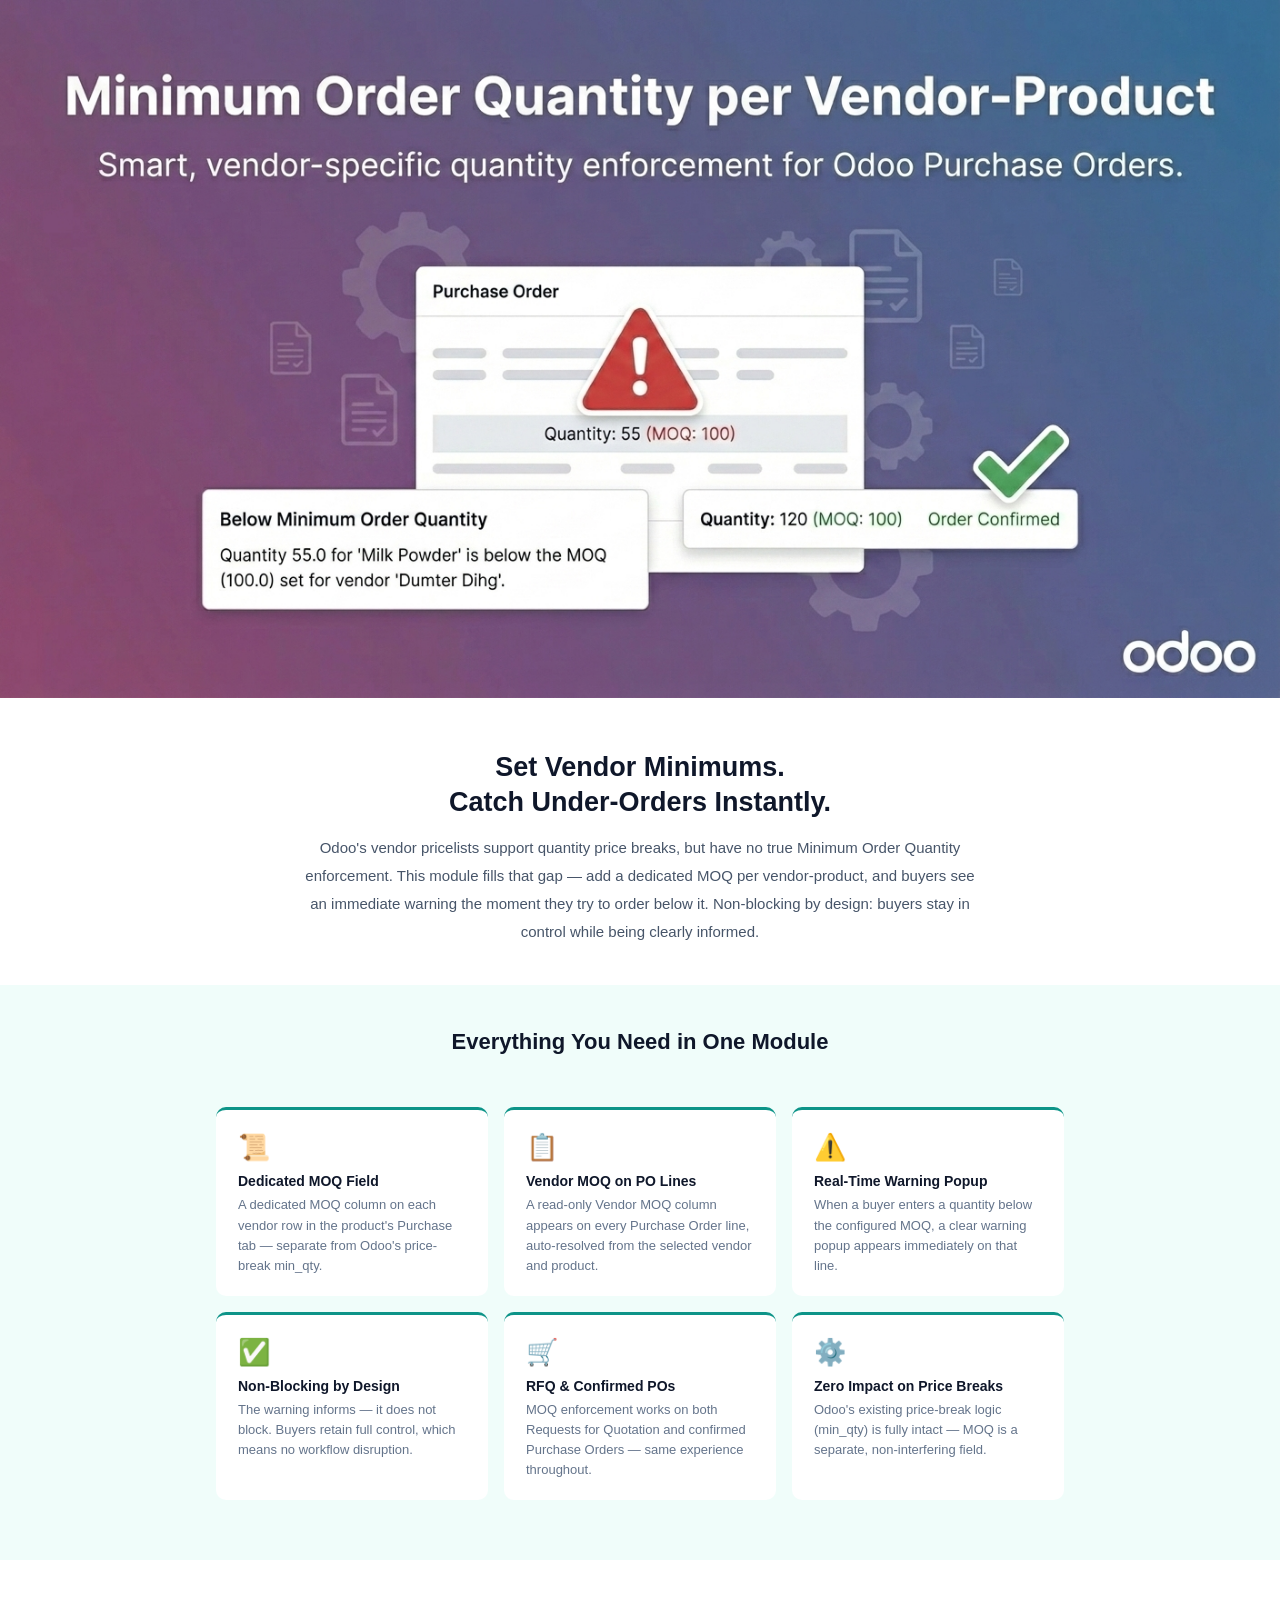
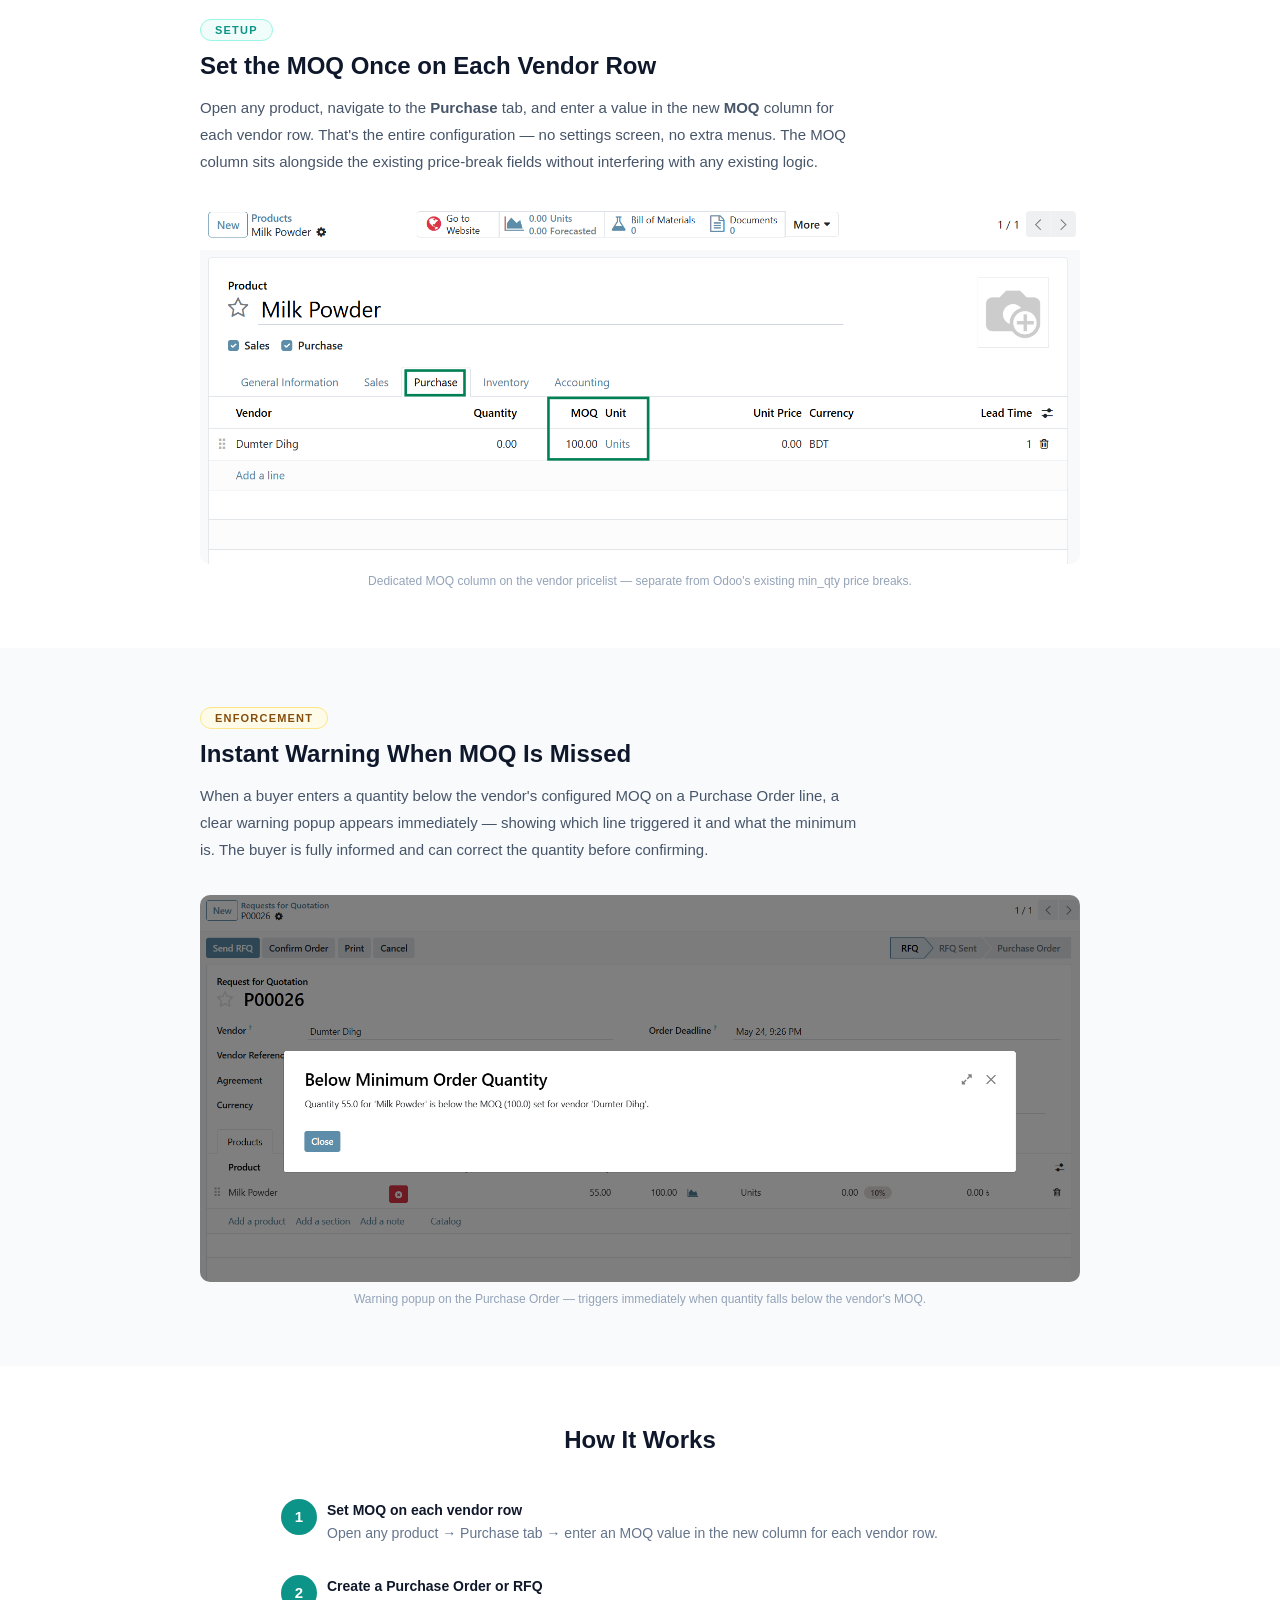
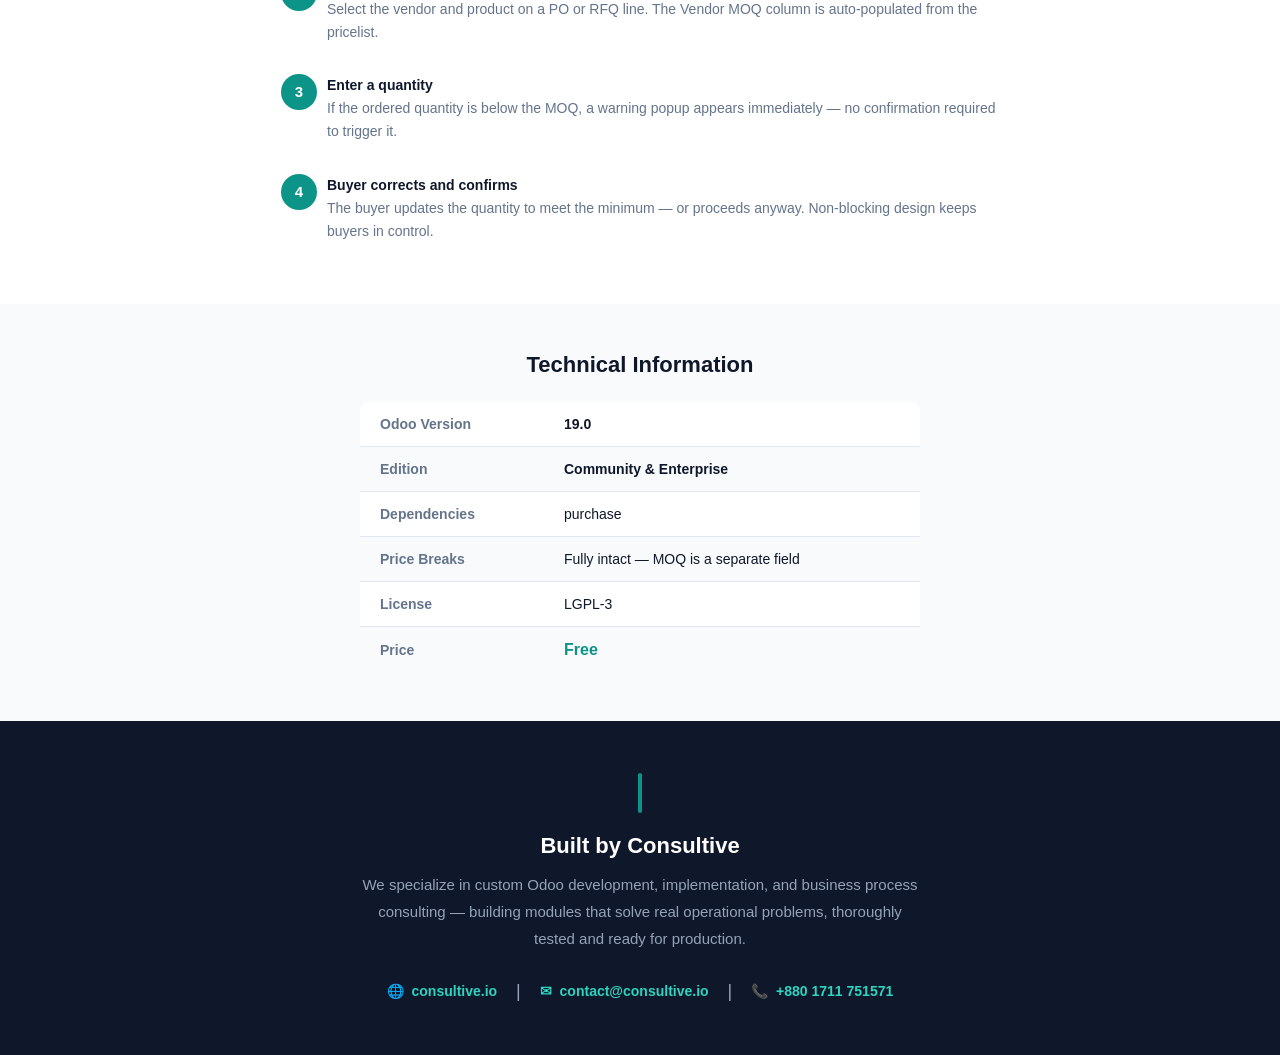
<file: consultive_purchase_moq_basic/static/description/index.html>
<!DOCTYPE html>
<html lang="en">
<head>
    <meta charset="UTF-8">
    <title>Minimum Order Quantity per Vendor-Product – Consultive</title>
</head>
<body style="margin:0; padding:0;">
<div style="font-family: Arial, sans-serif; color:#1e293b;">

<!-- ══════════════════════════════════════════════════════════════════════
     BANNER
════════════════════════════════════════════════════════════════════════ -->
<section>
    <img src="app_image_1.jpg"
         alt="Minimum Order Quantity per Vendor-Product – Consultive"
         style="width:100%; display:block;">
</section>


<!-- ══════════════════════════════════════════════════════════════════════
     OVERVIEW PITCH
════════════════════════════════════════════════════════════════════════ -->
<section style="padding:52px 32px 40px; text-align:center;">
    <h2 style="margin:0 0 14px; color:#0f172a; font-size:27px; font-weight:700; line-height:1.3;">
        Set Vendor Minimums.<br>Catch Under-Orders Instantly.
    </h2>
    <p style="margin:0 auto; max-width:680px; font-size:15px; line-height:1.85; color:#475569;">
        Odoo's vendor pricelists support quantity price breaks, but have no true Minimum Order
        Quantity enforcement. This module fills that gap — add a dedicated MOQ per vendor-product,
        and buyers see an immediate warning the moment they try to order below it.
        Non-blocking by design: buyers stay in control while being clearly informed.
    </p>
</section>


<!-- ══════════════════════════════════════════════════════════════════════
     FEATURE CARDS
════════════════════════════════════════════════════════════════════════ -->
<section>
<div style="background-color:#f0fdfa; padding:44px 32px;">
    <div style="max-width:880px; margin:0 auto;">

        <h2 style="text-align:center; margin:0 0 36px; color:#0f172a; font-size:22px; font-weight:700;">
            Everything You Need in One Module
        </h2>

        <table style="width:100%; border-collapse:separate; border-spacing:16px;">
            <tr>
                <td style="vertical-align:top; width:33%; background-color:#ffffff;
                           border-radius:10px; padding:22px 22px 20px;
                           border-top:3px solid #0d9488;">
                    <div style="font-size:26px; margin-bottom:10px;">&#128220;</div>
                    <div style="font-weight:700; font-size:14px; color:#0f172a; margin-bottom:6px;">
                        Dedicated MOQ Field
                    </div>
                    <div style="font-size:13px; color:#64748b; line-height:1.55;">
                        A dedicated MOQ column on each vendor row in the product's Purchase tab — separate from Odoo's price-break min_qty.
                    </div>
                </td>
                <td style="vertical-align:top; width:33%; background-color:#ffffff;
                           border-radius:10px; padding:22px 22px 20px;
                           border-top:3px solid #0d9488;">
                    <div style="font-size:26px; margin-bottom:10px;">&#128203;</div>
                    <div style="font-weight:700; font-size:14px; color:#0f172a; margin-bottom:6px;">
                        Vendor MOQ on PO Lines
                    </div>
                    <div style="font-size:13px; color:#64748b; line-height:1.55;">
                        A read-only Vendor MOQ column appears on every Purchase Order line, auto-resolved from the selected vendor and product.
                    </div>
                </td>
                <td style="vertical-align:top; width:33%; background-color:#ffffff;
                           border-radius:10px; padding:22px 22px 20px;
                           border-top:3px solid #0d9488;">
                    <div style="font-size:26px; margin-bottom:10px;">&#9888;&#65039;</div>
                    <div style="font-weight:700; font-size:14px; color:#0f172a; margin-bottom:6px;">
                        Real-Time Warning Popup
                    </div>
                    <div style="font-size:13px; color:#64748b; line-height:1.55;">
                        When a buyer enters a quantity below the configured MOQ, a clear warning popup appears immediately on that line.
                    </div>
                </td>
            </tr>
            <tr>
                <td style="vertical-align:top; width:33%; background-color:#ffffff;
                           border-radius:10px; padding:22px 22px 20px;
                           border-top:3px solid #0d9488;">
                    <div style="font-size:26px; margin-bottom:10px;">&#9989;</div>
                    <div style="font-weight:700; font-size:14px; color:#0f172a; margin-bottom:6px;">
                        Non-Blocking by Design
                    </div>
                    <div style="font-size:13px; color:#64748b; line-height:1.55;">
                        The warning informs — it does not block. Buyers retain full control, which means no workflow disruption.
                    </div>
                </td>
                <td style="vertical-align:top; width:33%; background-color:#ffffff;
                           border-radius:10px; padding:22px 22px 20px;
                           border-top:3px solid #0d9488;">
                    <div style="font-size:26px; margin-bottom:10px;">&#128722;</div>
                    <div style="font-weight:700; font-size:14px; color:#0f172a; margin-bottom:6px;">
                        RFQ &amp; Confirmed POs
                    </div>
                    <div style="font-size:13px; color:#64748b; line-height:1.55;">
                        MOQ enforcement works on both Requests for Quotation and confirmed Purchase Orders — same experience throughout.
                    </div>
                </td>
                <td style="vertical-align:top; width:33%; background-color:#ffffff;
                           border-radius:10px; padding:22px 22px 20px;
                           border-top:3px solid #0d9488;">
                    <div style="font-size:26px; margin-bottom:10px;">&#9881;&#65039;</div>
                    <div style="font-weight:700; font-size:14px; color:#0f172a; margin-bottom:6px;">
                        Zero Impact on Price Breaks
                    </div>
                    <div style="font-size:13px; color:#64748b; line-height:1.55;">
                        Odoo's existing price-break logic (min_qty) is fully intact — MOQ is a separate, non-interfering field.
                    </div>
                </td>
            </tr>
        </table>

    </div>
</div>
</section>


<!-- ══════════════════════════════════════════════════════════════════════
     SECTION 1 – MOQ ON VENDOR ROW
════════════════════════════════════════════════════════════════════════ -->
<section style="padding:60px 32px;">
    <div style="max-width:880px; margin:0 auto;">

        <div style="margin-bottom:14px;">
            <span style="background-color:#f0fdfa; color:#0d9488; font-size:11px; font-weight:700;
                         letter-spacing:1.2px; text-transform:uppercase; padding:4px 14px;
                         border-radius:20px; border:1px solid #99f6e4;">
                Setup
            </span>
        </div>

        <h2 style="margin:0 0 14px; color:#0f172a; font-size:24px; font-weight:700;">
            Set the MOQ Once on Each Vendor Row
        </h2>
        <p style="margin:0 0 32px; font-size:15px; line-height:1.8; color:#475569; max-width:660px;">
            Open any product, navigate to the <strong>Purchase</strong> tab, and enter a value in the new
            <strong>MOQ</strong> column for each vendor row. That's the entire configuration — no settings
            screen, no extra menus. The MOQ column sits alongside the existing price-break fields without
            interfering with any existing logic.
        </p>

        <img src="app_image_2.png"
             alt="MOQ field on vendor pricelist in product Purchase tab"
             style="width:100%; display:block; border-radius:10px;">
        <p style="margin:10px 0 0; text-align:center; font-size:12px; color:#94a3b8;">
            Dedicated MOQ column on the vendor pricelist — separate from Odoo's existing min_qty price breaks.
        </p>

    </div>
</section>


<!-- ══════════════════════════════════════════════════════════════════════
     SECTION 2 – WARNING POPUP
════════════════════════════════════════════════════════════════════════ -->
<section>
<div style="background-color:#f8fafc; padding:60px 32px;">
    <div style="max-width:880px; margin:0 auto;">

        <div style="margin-bottom:14px;">
            <span style="background-color:#fefce8; color:#854d0e; font-size:11px; font-weight:700;
                         letter-spacing:1.2px; text-transform:uppercase; padding:4px 14px;
                         border-radius:20px; border:1px solid #fde68a;">
                Enforcement
            </span>
        </div>

        <h2 style="margin:0 0 14px; color:#0f172a; font-size:24px; font-weight:700;">
            Instant Warning When MOQ Is Missed
        </h2>
        <p style="margin:0 0 32px; font-size:15px; line-height:1.8; color:#475569; max-width:660px;">
            When a buyer enters a quantity below the vendor's configured MOQ on a Purchase Order line,
            a clear warning popup appears immediately — showing which line triggered it and what the
            minimum is. The buyer is fully informed and can correct the quantity before confirming.
        </p>

        <img src="app_image_3.png"
             alt="MOQ warning popup on Purchase Order line"
             style="width:100%; display:block; border-radius:10px;">
        <p style="margin:10px 0 0; text-align:center; font-size:12px; color:#94a3b8;">
            Warning popup on the Purchase Order — triggers immediately when quantity falls below the vendor's MOQ.
        </p>

    </div>
</div>
</section>


<!-- ══════════════════════════════════════════════════════════════════════
     HOW IT WORKS
════════════════════════════════════════════════════════════════════════ -->
<section style="padding:60px 32px;">
    <div style="max-width:720px; margin:0 auto;">

        <h2 style="text-align:center; margin:0 0 44px; color:#0f172a; font-size:24px; font-weight:700;">
            How It Works
        </h2>

        <table style="width:100%; border-collapse:collapse; margin-bottom:28px;">
            <tr>
                <td style="vertical-align:top; width:44px;">
                    <div style="width:36px; height:36px; background-color:#0d9488; border-radius:50%;
                                text-align:center; line-height:36px; color:#ffffff;
                                font-weight:700; font-size:15px;">1</div>
                </td>
                <td style="vertical-align:top; padding-top:4px;">
                    <div style="font-weight:700; font-size:14px; color:#0f172a; margin-bottom:4px;">
                        Set MOQ on each vendor row
                    </div>
                    <div style="font-size:14px; color:#64748b; line-height:1.65;">
                        Open any product &rarr; Purchase tab &rarr; enter an MOQ value in the new column for each vendor row.
                    </div>
                </td>
            </tr>
        </table>

        <table style="width:100%; border-collapse:collapse; margin-bottom:28px;">
            <tr>
                <td style="vertical-align:top; width:44px;">
                    <div style="width:36px; height:36px; background-color:#0d9488; border-radius:50%;
                                text-align:center; line-height:36px; color:#ffffff;
                                font-weight:700; font-size:15px;">2</div>
                </td>
                <td style="vertical-align:top; padding-top:4px;">
                    <div style="font-weight:700; font-size:14px; color:#0f172a; margin-bottom:4px;">
                        Create a Purchase Order or RFQ
                    </div>
                    <div style="font-size:14px; color:#64748b; line-height:1.65;">
                        Select the vendor and product on a PO or RFQ line. The Vendor MOQ column is auto-populated from the pricelist.
                    </div>
                </td>
            </tr>
        </table>

        <table style="width:100%; border-collapse:collapse; margin-bottom:28px;">
            <tr>
                <td style="vertical-align:top; width:44px;">
                    <div style="width:36px; height:36px; background-color:#0d9488; border-radius:50%;
                                text-align:center; line-height:36px; color:#ffffff;
                                font-weight:700; font-size:15px;">3</div>
                </td>
                <td style="vertical-align:top; padding-top:4px;">
                    <div style="font-weight:700; font-size:14px; color:#0f172a; margin-bottom:4px;">
                        Enter a quantity
                    </div>
                    <div style="font-size:14px; color:#64748b; line-height:1.65;">
                        If the ordered quantity is below the MOQ, a warning popup appears immediately — no confirmation required to trigger it.
                    </div>
                </td>
            </tr>
        </table>

        <table style="width:100%; border-collapse:collapse;">
            <tr>
                <td style="vertical-align:top; width:44px;">
                    <div style="width:36px; height:36px; background-color:#0d9488; border-radius:50%;
                                text-align:center; line-height:36px; color:#ffffff;
                                font-weight:700; font-size:15px;">4</div>
                </td>
                <td style="vertical-align:top; padding-top:4px;">
                    <div style="font-weight:700; font-size:14px; color:#0f172a; margin-bottom:4px;">
                        Buyer corrects and confirms
                    </div>
                    <div style="font-size:14px; color:#64748b; line-height:1.65;">
                        The buyer updates the quantity to meet the minimum — or proceeds anyway. Non-blocking design keeps buyers in control.
                    </div>
                </td>
            </tr>
        </table>

    </div>
</section>


<!-- ══════════════════════════════════════════════════════════════════════
     TECHNICAL INFO
════════════════════════════════════════════════════════════════════════ -->
<section>
<div style="background-color:#f8fafc; padding:48px 32px;">
    <div style="max-width:560px; margin:0 auto;">
        <h2 style="text-align:center; margin:0 0 24px; color:#0f172a; font-size:22px; font-weight:700;">
            Technical Information
        </h2>
        <table style="width:100%; border-collapse:collapse; font-size:14px; background-color:#ffffff;
                      border-radius:10px; overflow:hidden;">
            <tr style="border-bottom:1px solid #e2e8f0;">
                <td style="padding:14px 20px; color:#64748b; font-weight:600;">Odoo Version</td>
                <td style="padding:14px 20px; color:#0f172a; font-weight:600;">19.0</td>
            </tr>
            <tr style="background-color:#f8fafc; border-bottom:1px solid #e2e8f0;">
                <td style="padding:14px 20px; color:#64748b; font-weight:600;">Edition</td>
                <td style="padding:14px 20px; color:#0f172a; font-weight:600;">Community &amp; Enterprise</td>
            </tr>
            <tr style="border-bottom:1px solid #e2e8f0;">
                <td style="padding:14px 20px; color:#64748b; font-weight:600;">Dependencies</td>
                <td style="padding:14px 20px; color:#0f172a;">purchase</td>
            </tr>
            <tr style="background-color:#f8fafc; border-bottom:1px solid #e2e8f0;">
                <td style="padding:14px 20px; color:#64748b; font-weight:600;">Price Breaks</td>
                <td style="padding:14px 20px; color:#0f172a;">Fully intact — MOQ is a separate field</td>
            </tr>
            <tr style="border-bottom:1px solid #e2e8f0;">
                <td style="padding:14px 20px; color:#64748b; font-weight:600;">License</td>
                <td style="padding:14px 20px; color:#0f172a;">LGPL-3</td>
            </tr>
            <tr style="background-color:#f8fafc;">
                <td style="padding:14px 20px; color:#64748b; font-weight:600;">Price</td>
                <td style="padding:14px 20px; color:#0d9488; font-weight:700; font-size:16px;">Free</td>
            </tr>
        </table>
    </div>
</div>
</section>


<!-- ══════════════════════════════════════════════════════════════════════
     ABOUT CONSULTIVE
════════════════════════════════════════════════════════════════════════ -->
<section>
<div style="background-color:#0f172a; padding:52px 32px; text-align:center;">
    <div style="display:inline-block; background-color:#0d9488; width:4px; height:40px;
                border-radius:2px; margin-bottom:20px; vertical-align:top;"></div>
    <h2 style="margin:0 0 12px; color:#ffffff; font-size:22px; font-weight:700;">
        Built by Consultive
    </h2>
    <p style="margin:0 auto 28px; color:#94a3b8; font-size:15px; max-width:560px; line-height:1.8;">
        We specialize in custom Odoo development, implementation, and business process consulting —
        building modules that solve real operational problems, thoroughly tested and ready for production.
    </p>
    <table style="margin:0 auto; border-collapse:collapse;">
        <tr>
            <td style="padding:0 18px;">
                <a href="https://consultive.io"
                   style="color:#2dd4bf; text-decoration:none; font-size:14px; font-weight:600;">
                    &#127760;&nbsp; consultive.io
                </a>
            </td>
            <td style="color:#94a3b8; font-size:18px;">|</td>
            <td style="padding:0 18px;">
                <a href="mailto:contact@consultive.io"
                   style="color:#2dd4bf; text-decoration:none; font-size:14px; font-weight:600;">
                    &#9993;&nbsp; contact@consultive.io
                </a>
            </td>
            <td style="color:#94a3b8; font-size:18px;">|</td>
            <td style="padding:0 18px;">
                <span style="color:#2dd4bf; font-size:14px; font-weight:600;">
                    &#128222;&nbsp; +880 1711 751571
                </span>
            </td>
        </tr>
    </table>
</div>
</section>


</div>
</body>
</html>
</file>
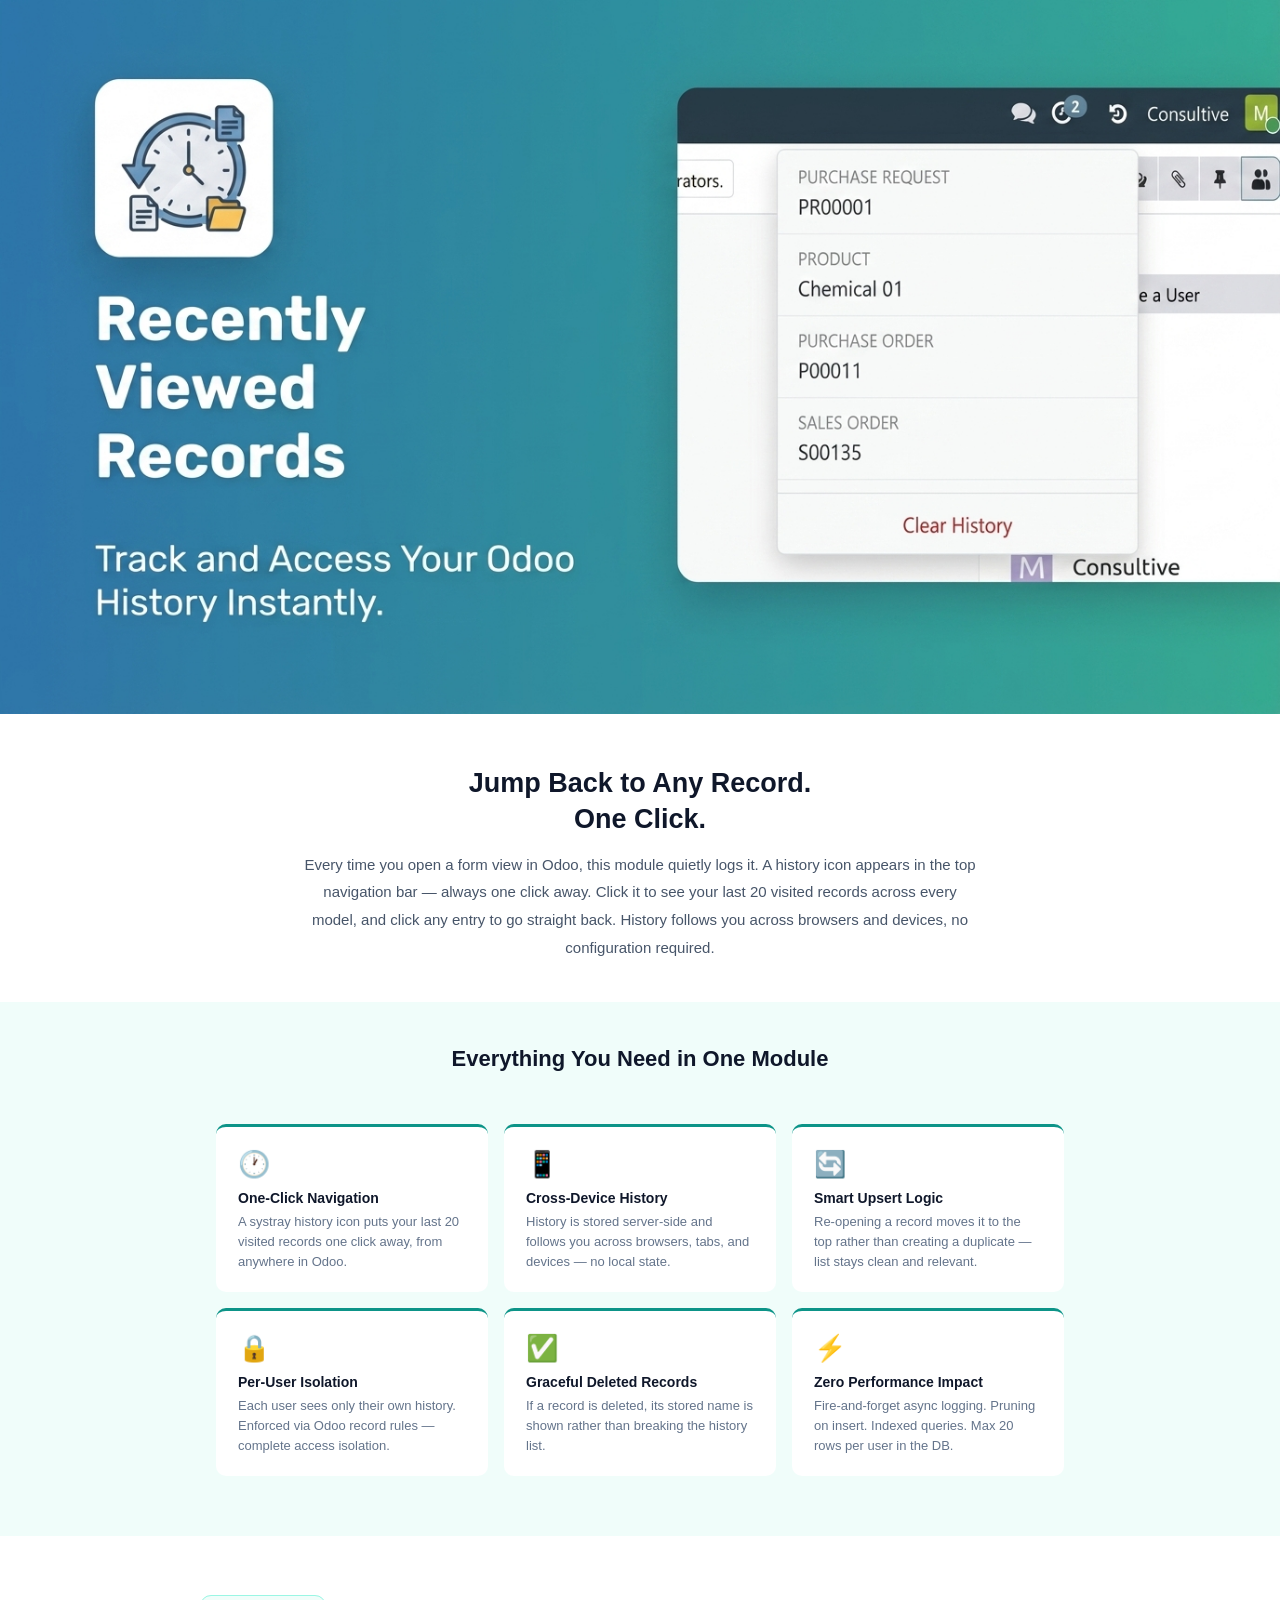
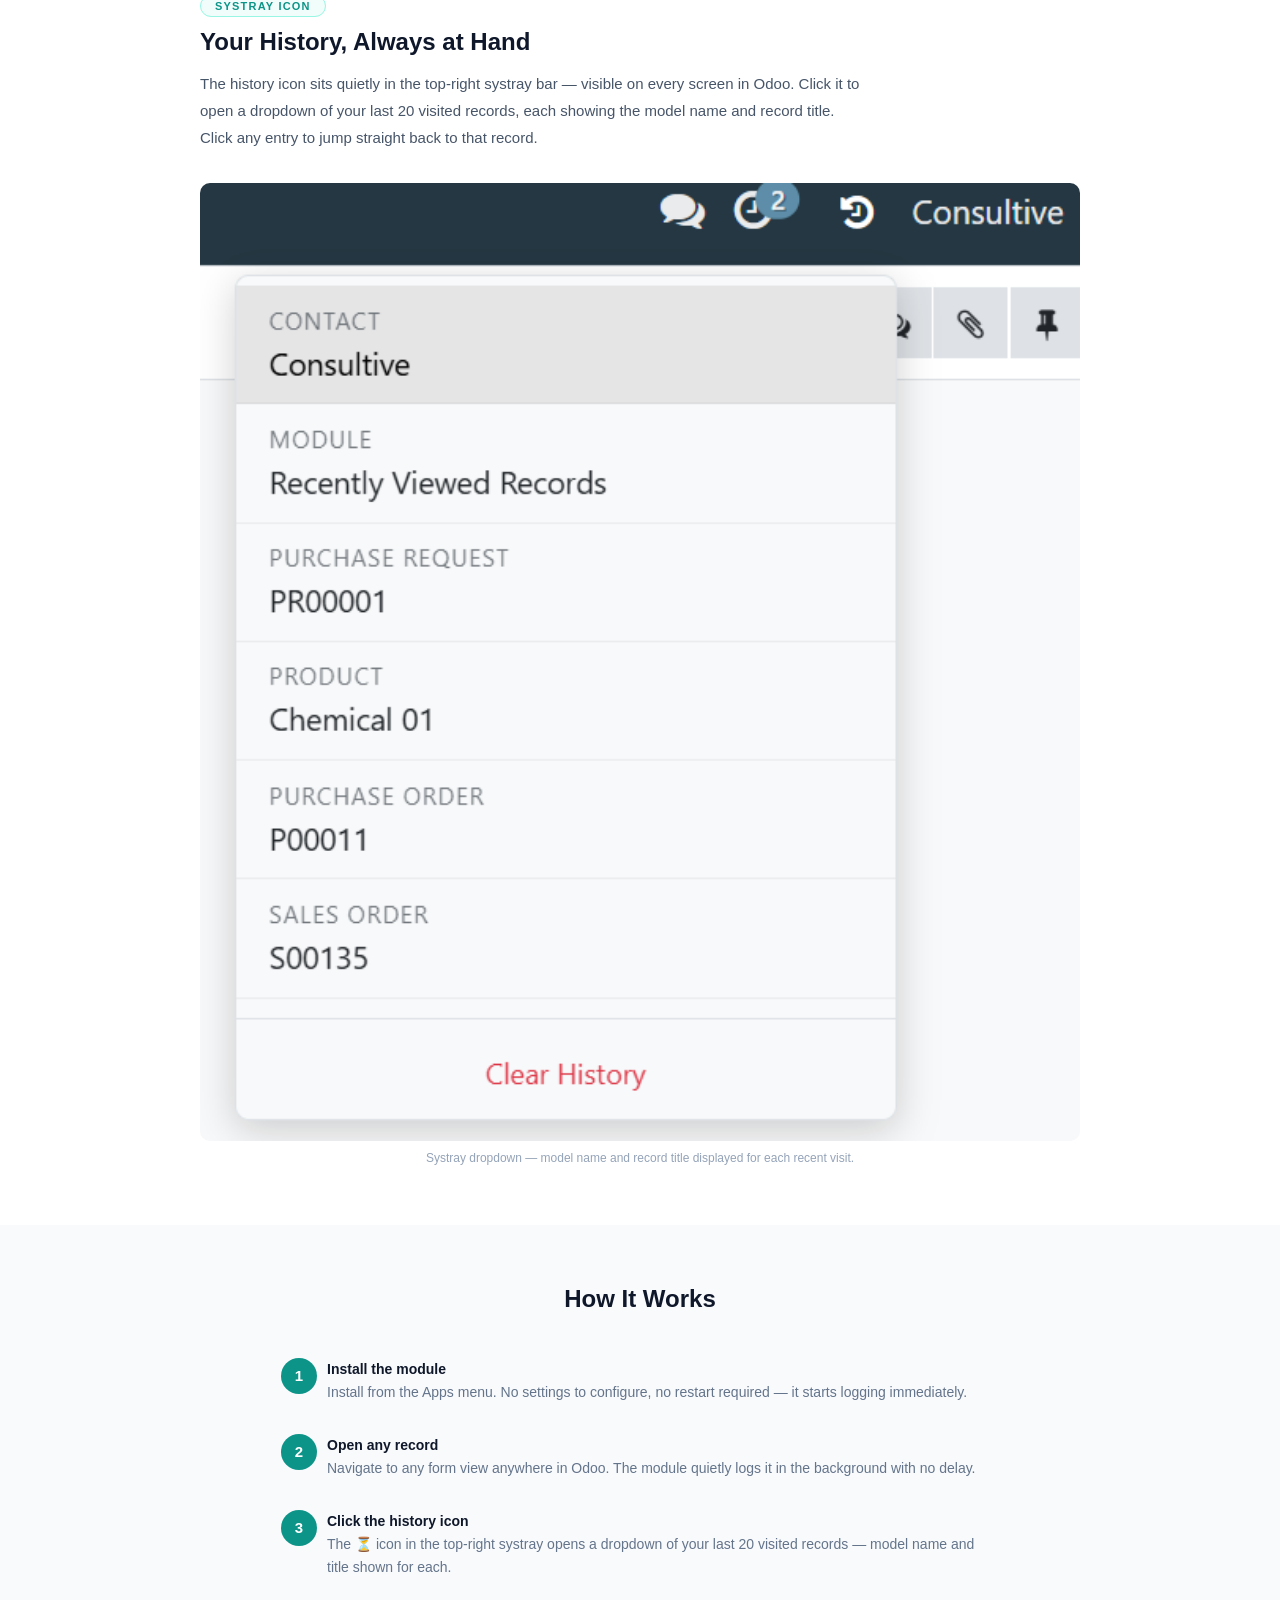
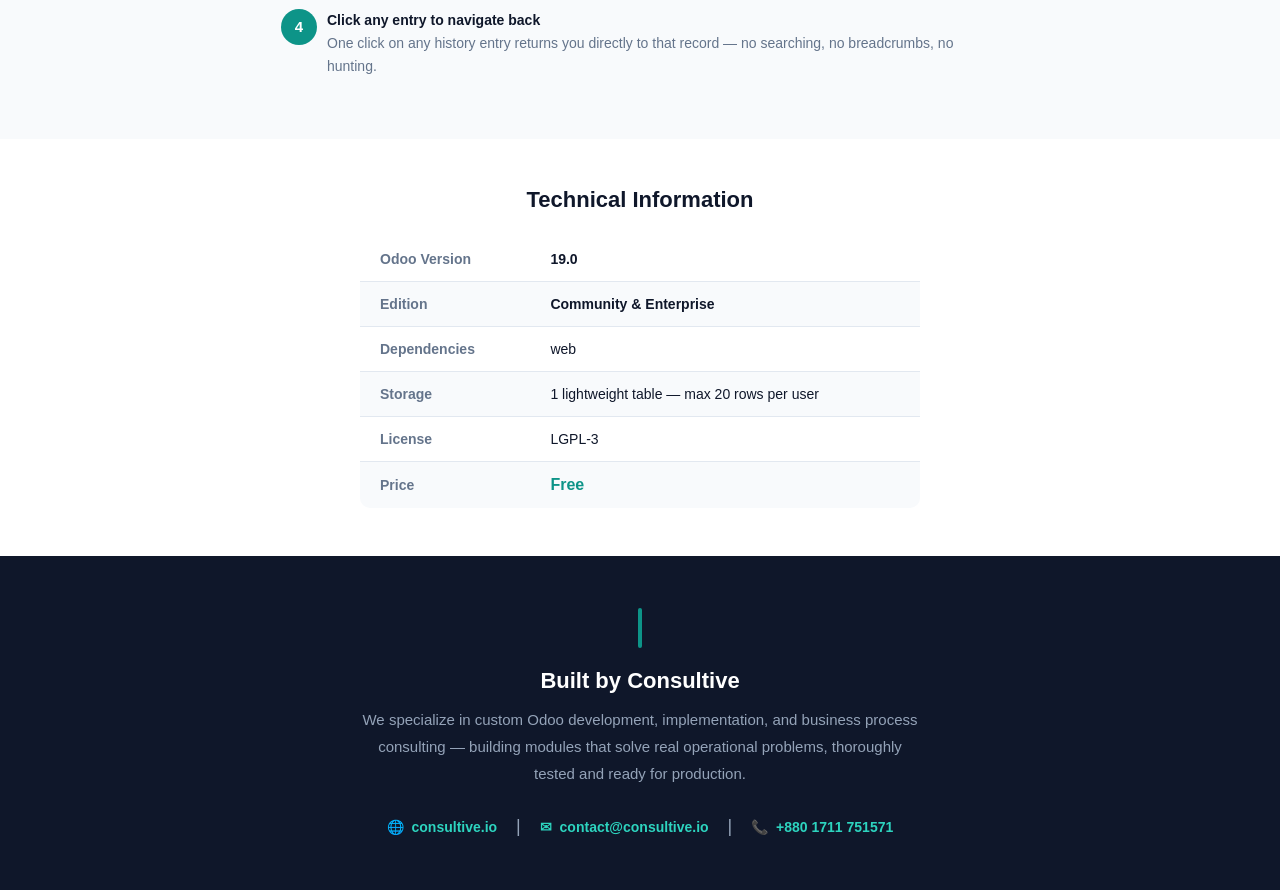
<file: consultive_recently_viewed_basic/static/description/index.html>
<!DOCTYPE html>
<html lang="en">
<head>
    <meta charset="UTF-8">
    <title>Recently Viewed Records – Consultive</title>
</head>
<body style="margin:0; padding:0;">
<div style="font-family: Arial, sans-serif; color:#1e293b;">

<!-- ══════════════════════════════════════════════════════════════════════
     BANNER
════════════════════════════════════════════════════════════════════════ -->
<section>
    <img src="screenshot_1.png"
         alt="Recently Viewed Records – Consultive"
         style="width:100%; display:block;">
</section>


<!-- ══════════════════════════════════════════════════════════════════════
     OVERVIEW PITCH
════════════════════════════════════════════════════════════════════════ -->
<section style="padding:52px 32px 40px; text-align:center;">
    <h2 style="margin:0 0 14px; color:#0f172a; font-size:27px; font-weight:700; line-height:1.3;">
        Jump Back to Any Record.<br>One Click.
    </h2>
    <p style="margin:0 auto; max-width:680px; font-size:15px; line-height:1.85; color:#475569;">
        Every time you open a form view in Odoo, this module quietly logs it. A history icon
        appears in the top navigation bar — always one click away. Click it to see your last
        20 visited records across every model, and click any entry to go straight back.
        History follows you across browsers and devices, no configuration required.
    </p>
</section>


<!-- ══════════════════════════════════════════════════════════════════════
     FEATURE CARDS
════════════════════════════════════════════════════════════════════════ -->
<section>
<div style="background-color:#f0fdfa; padding:44px 32px;">
    <div style="max-width:880px; margin:0 auto;">

        <h2 style="text-align:center; margin:0 0 36px; color:#0f172a; font-size:22px; font-weight:700;">
            Everything You Need in One Module
        </h2>

        <table style="width:100%; border-collapse:separate; border-spacing:16px;">
            <tr>
                <td style="vertical-align:top; width:33%; background-color:#ffffff;
                           border-radius:10px; padding:22px 22px 20px;
                           border-top:3px solid #0d9488;">
                    <div style="font-size:26px; margin-bottom:10px;">&#128336;</div>
                    <div style="font-weight:700; font-size:14px; color:#0f172a; margin-bottom:6px;">
                        One-Click Navigation
                    </div>
                    <div style="font-size:13px; color:#64748b; line-height:1.55;">
                        A systray history icon puts your last 20 visited records one click away, from anywhere in Odoo.
                    </div>
                </td>
                <td style="vertical-align:top; width:33%; background-color:#ffffff;
                           border-radius:10px; padding:22px 22px 20px;
                           border-top:3px solid #0d9488;">
                    <div style="font-size:26px; margin-bottom:10px;">&#128241;</div>
                    <div style="font-weight:700; font-size:14px; color:#0f172a; margin-bottom:6px;">
                        Cross-Device History
                    </div>
                    <div style="font-size:13px; color:#64748b; line-height:1.55;">
                        History is stored server-side and follows you across browsers, tabs, and devices — no local state.
                    </div>
                </td>
                <td style="vertical-align:top; width:33%; background-color:#ffffff;
                           border-radius:10px; padding:22px 22px 20px;
                           border-top:3px solid #0d9488;">
                    <div style="font-size:26px; margin-bottom:10px;">&#128260;</div>
                    <div style="font-weight:700; font-size:14px; color:#0f172a; margin-bottom:6px;">
                        Smart Upsert Logic
                    </div>
                    <div style="font-size:13px; color:#64748b; line-height:1.55;">
                        Re-opening a record moves it to the top rather than creating a duplicate — list stays clean and relevant.
                    </div>
                </td>
            </tr>
            <tr>
                <td style="vertical-align:top; width:33%; background-color:#ffffff;
                           border-radius:10px; padding:22px 22px 20px;
                           border-top:3px solid #0d9488;">
                    <div style="font-size:26px; margin-bottom:10px;">&#128274;</div>
                    <div style="font-weight:700; font-size:14px; color:#0f172a; margin-bottom:6px;">
                        Per-User Isolation
                    </div>
                    <div style="font-size:13px; color:#64748b; line-height:1.55;">
                        Each user sees only their own history. Enforced via Odoo record rules — complete access isolation.
                    </div>
                </td>
                <td style="vertical-align:top; width:33%; background-color:#ffffff;
                           border-radius:10px; padding:22px 22px 20px;
                           border-top:3px solid #0d9488;">
                    <div style="font-size:26px; margin-bottom:10px;">&#9989;</div>
                    <div style="font-weight:700; font-size:14px; color:#0f172a; margin-bottom:6px;">
                        Graceful Deleted Records
                    </div>
                    <div style="font-size:13px; color:#64748b; line-height:1.55;">
                        If a record is deleted, its stored name is shown rather than breaking the history list.
                    </div>
                </td>
                <td style="vertical-align:top; width:33%; background-color:#ffffff;
                           border-radius:10px; padding:22px 22px 20px;
                           border-top:3px solid #0d9488;">
                    <div style="font-size:26px; margin-bottom:10px;">&#9889;</div>
                    <div style="font-weight:700; font-size:14px; color:#0f172a; margin-bottom:6px;">
                        Zero Performance Impact
                    </div>
                    <div style="font-size:13px; color:#64748b; line-height:1.55;">
                        Fire-and-forget async logging. Pruning on insert. Indexed queries. Max 20 rows per user in the DB.
                    </div>
                </td>
            </tr>
        </table>

    </div>
</div>
</section>


<!-- ══════════════════════════════════════════════════════════════════════
     SECTION 1 – SYSTRAY DROPDOWN
════════════════════════════════════════════════════════════════════════ -->
<section style="padding:60px 32px;">
    <div style="max-width:880px; margin:0 auto;">

        <div style="margin-bottom:14px;">
            <span style="background-color:#f0fdfa; color:#0d9488; font-size:11px; font-weight:700;
                         letter-spacing:1.2px; text-transform:uppercase; padding:4px 14px;
                         border-radius:20px; border:1px solid #99f6e4;">
                Systray Icon
            </span>
        </div>

        <h2 style="margin:0 0 14px; color:#0f172a; font-size:24px; font-weight:700;">
            Your History, Always at Hand
        </h2>
        <p style="margin:0 0 32px; font-size:15px; line-height:1.8; color:#475569; max-width:660px;">
            The history icon sits quietly in the top-right systray bar — visible on every screen in Odoo.
            Click it to open a dropdown of your last 20 visited records, each showing the model name
            and record title. Click any entry to jump straight back to that record.
        </p>

        <img src="screenshot_2.png"
             alt="Recently Viewed Records systray dropdown"
             style="width:100%; display:block; border-radius:10px;">
        <p style="margin:10px 0 0; text-align:center; font-size:12px; color:#94a3b8;">
            Systray dropdown — model name and record title displayed for each recent visit.
        </p>

    </div>
</section>


<!-- ══════════════════════════════════════════════════════════════════════
     HOW IT WORKS
════════════════════════════════════════════════════════════════════════ -->
<section>
<div style="background-color:#f8fafc; padding:60px 32px;">
    <div style="max-width:720px; margin:0 auto;">

        <h2 style="text-align:center; margin:0 0 44px; color:#0f172a; font-size:24px; font-weight:700;">
            How It Works
        </h2>

        <table style="width:100%; border-collapse:collapse; margin-bottom:28px;">
            <tr>
                <td style="vertical-align:top; width:44px;">
                    <div style="width:36px; height:36px; background-color:#0d9488; border-radius:50%;
                                text-align:center; line-height:36px; color:#ffffff;
                                font-weight:700; font-size:15px;">1</div>
                </td>
                <td style="vertical-align:top; padding-top:4px;">
                    <div style="font-weight:700; font-size:14px; color:#0f172a; margin-bottom:4px;">
                        Install the module
                    </div>
                    <div style="font-size:14px; color:#64748b; line-height:1.65;">
                        Install from the Apps menu. No settings to configure, no restart required — it starts logging immediately.
                    </div>
                </td>
            </tr>
        </table>

        <table style="width:100%; border-collapse:collapse; margin-bottom:28px;">
            <tr>
                <td style="vertical-align:top; width:44px;">
                    <div style="width:36px; height:36px; background-color:#0d9488; border-radius:50%;
                                text-align:center; line-height:36px; color:#ffffff;
                                font-weight:700; font-size:15px;">2</div>
                </td>
                <td style="vertical-align:top; padding-top:4px;">
                    <div style="font-weight:700; font-size:14px; color:#0f172a; margin-bottom:4px;">
                        Open any record
                    </div>
                    <div style="font-size:14px; color:#64748b; line-height:1.65;">
                        Navigate to any form view anywhere in Odoo. The module quietly logs it in the background with no delay.
                    </div>
                </td>
            </tr>
        </table>

        <table style="width:100%; border-collapse:collapse; margin-bottom:28px;">
            <tr>
                <td style="vertical-align:top; width:44px;">
                    <div style="width:36px; height:36px; background-color:#0d9488; border-radius:50%;
                                text-align:center; line-height:36px; color:#ffffff;
                                font-weight:700; font-size:15px;">3</div>
                </td>
                <td style="vertical-align:top; padding-top:4px;">
                    <div style="font-weight:700; font-size:14px; color:#0f172a; margin-bottom:4px;">
                        Click the history icon
                    </div>
                    <div style="font-size:14px; color:#64748b; line-height:1.65;">
                        The &#9203; icon in the top-right systray opens a dropdown of your last 20 visited records — model name and title shown for each.
                    </div>
                </td>
            </tr>
        </table>

        <table style="width:100%; border-collapse:collapse;">
            <tr>
                <td style="vertical-align:top; width:44px;">
                    <div style="width:36px; height:36px; background-color:#0d9488; border-radius:50%;
                                text-align:center; line-height:36px; color:#ffffff;
                                font-weight:700; font-size:15px;">4</div>
                </td>
                <td style="vertical-align:top; padding-top:4px;">
                    <div style="font-weight:700; font-size:14px; color:#0f172a; margin-bottom:4px;">
                        Click any entry to navigate back
                    </div>
                    <div style="font-size:14px; color:#64748b; line-height:1.65;">
                        One click on any history entry returns you directly to that record — no searching, no breadcrumbs, no hunting.
                    </div>
                </td>
            </tr>
        </table>

    </div>
</div>
</section>


<!-- ══════════════════════════════════════════════════════════════════════
     TECHNICAL INFO
════════════════════════════════════════════════════════════════════════ -->
<section style="padding:48px 32px;">
    <div style="max-width:560px; margin:0 auto;">
        <h2 style="text-align:center; margin:0 0 24px; color:#0f172a; font-size:22px; font-weight:700;">
            Technical Information
        </h2>
        <table style="width:100%; border-collapse:collapse; font-size:14px; background-color:#ffffff;
                      border-radius:10px; overflow:hidden;">
            <tr style="border-bottom:1px solid #e2e8f0;">
                <td style="padding:14px 20px; color:#64748b; font-weight:600;">Odoo Version</td>
                <td style="padding:14px 20px; color:#0f172a; font-weight:600;">19.0</td>
            </tr>
            <tr style="background-color:#f8fafc; border-bottom:1px solid #e2e8f0;">
                <td style="padding:14px 20px; color:#64748b; font-weight:600;">Edition</td>
                <td style="padding:14px 20px; color:#0f172a; font-weight:600;">Community &amp; Enterprise</td>
            </tr>
            <tr style="border-bottom:1px solid #e2e8f0;">
                <td style="padding:14px 20px; color:#64748b; font-weight:600;">Dependencies</td>
                <td style="padding:14px 20px; color:#0f172a;">web</td>
            </tr>
            <tr style="background-color:#f8fafc; border-bottom:1px solid #e2e8f0;">
                <td style="padding:14px 20px; color:#64748b; font-weight:600;">Storage</td>
                <td style="padding:14px 20px; color:#0f172a;">1 lightweight table — max 20 rows per user</td>
            </tr>
            <tr style="border-bottom:1px solid #e2e8f0;">
                <td style="padding:14px 20px; color:#64748b; font-weight:600;">License</td>
                <td style="padding:14px 20px; color:#0f172a;">LGPL-3</td>
            </tr>
            <tr style="background-color:#f8fafc;">
                <td style="padding:14px 20px; color:#64748b; font-weight:600;">Price</td>
                <td style="padding:14px 20px; color:#0d9488; font-weight:700; font-size:16px;">Free</td>
            </tr>
        </table>
    </div>
</section>


<!-- ══════════════════════════════════════════════════════════════════════
     ABOUT CONSULTIVE
════════════════════════════════════════════════════════════════════════ -->
<section>
<div style="background-color:#0f172a; padding:52px 32px; text-align:center;">
    <div style="display:inline-block; background-color:#0d9488; width:4px; height:40px;
                border-radius:2px; margin-bottom:20px; vertical-align:top;"></div>
    <h2 style="margin:0 0 12px; color:#ffffff; font-size:22px; font-weight:700;">
        Built by Consultive
    </h2>
    <p style="margin:0 auto 28px; color:#94a3b8; font-size:15px; max-width:560px; line-height:1.8;">
        We specialize in custom Odoo development, implementation, and business process consulting —
        building modules that solve real operational problems, thoroughly tested and ready for production.
    </p>
    <table style="margin:0 auto; border-collapse:collapse;">
        <tr>
            <td style="padding:0 18px;">
                <a href="https://consultive.io"
                   style="color:#2dd4bf; text-decoration:none; font-size:14px; font-weight:600;">
                    &#127760;&nbsp; consultive.io
                </a>
            </td>
            <td style="color:#94a3b8; font-size:18px;">|</td>
            <td style="padding:0 18px;">
                <a href="mailto:contact@consultive.io"
                   style="color:#2dd4bf; text-decoration:none; font-size:14px; font-weight:600;">
                    &#9993;&nbsp; contact@consultive.io
                </a>
            </td>
            <td style="color:#94a3b8; font-size:18px;">|</td>
            <td style="padding:0 18px;">
                <span style="color:#2dd4bf; font-size:14px; font-weight:600;">
                    &#128222;&nbsp; +880 1711 751571
                </span>
            </td>
        </tr>
    </table>
</div>
</section>


</div>
</body>
</html>
</file>
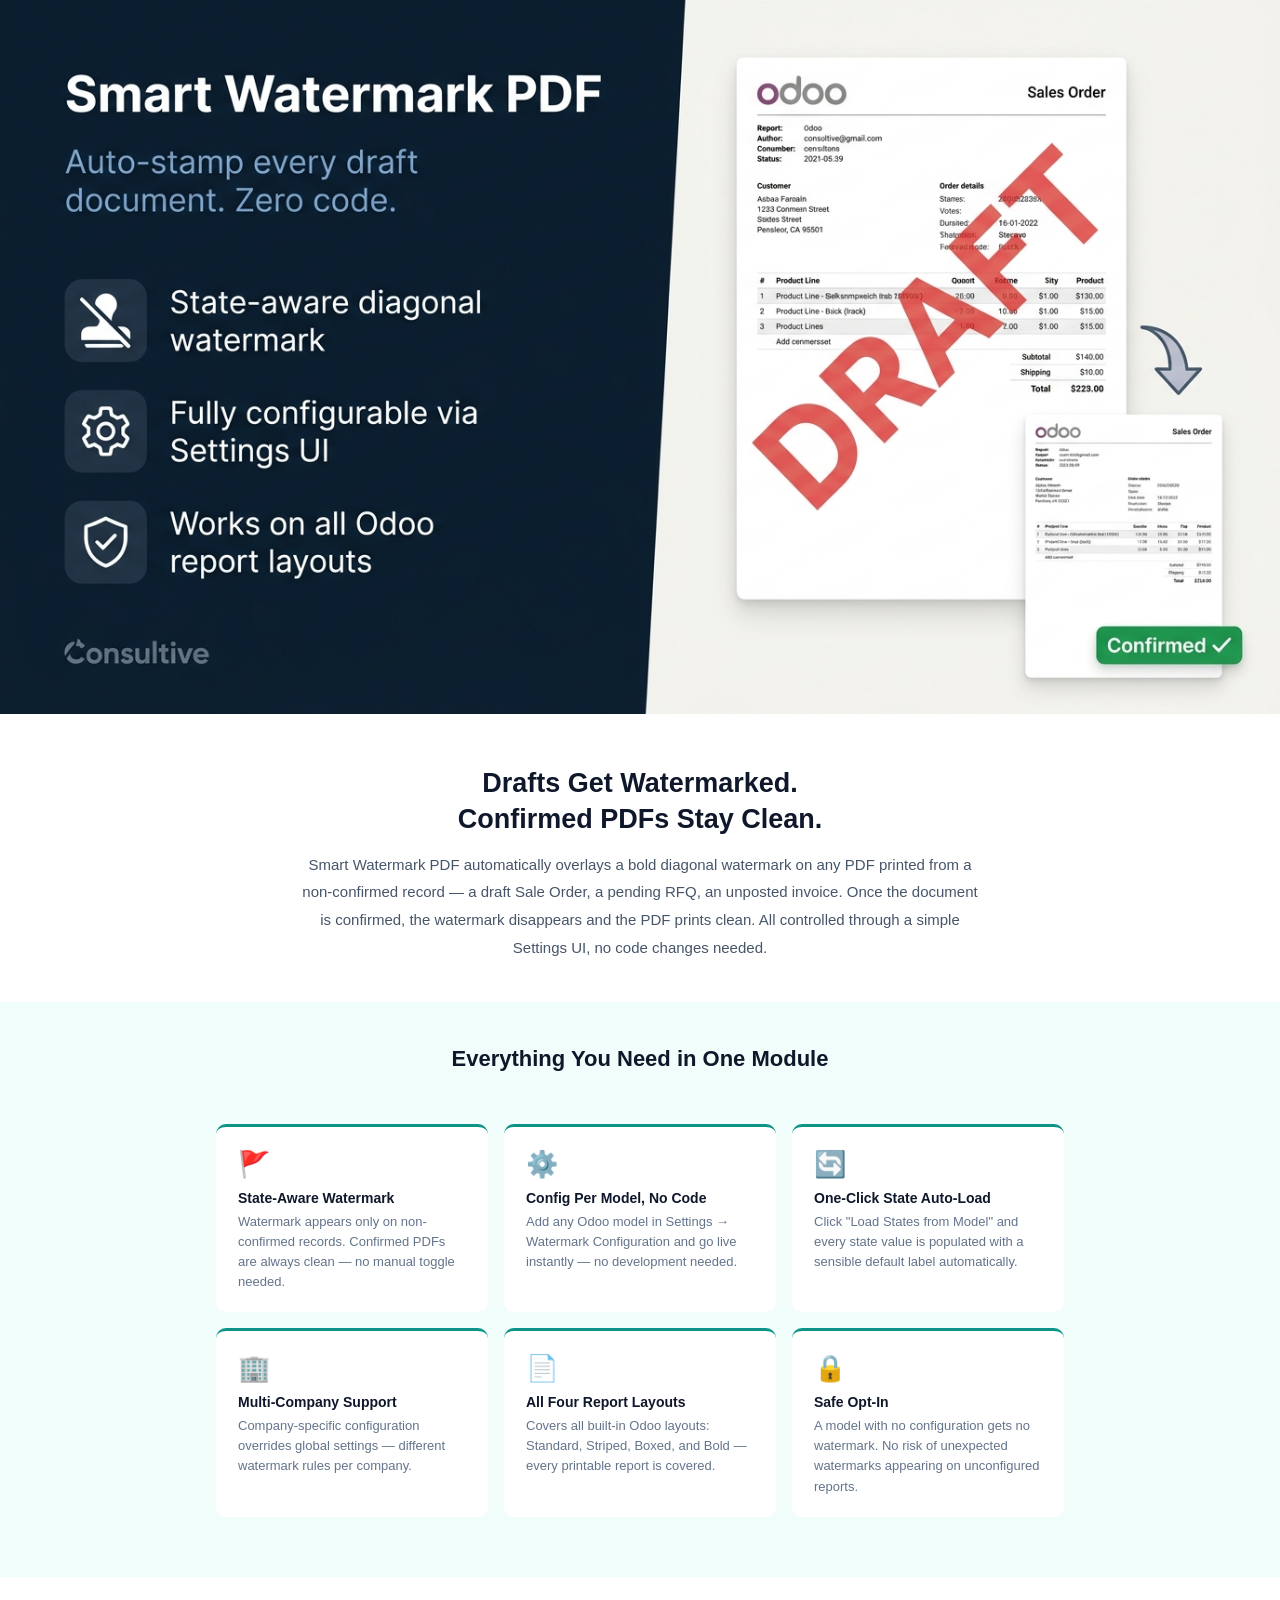
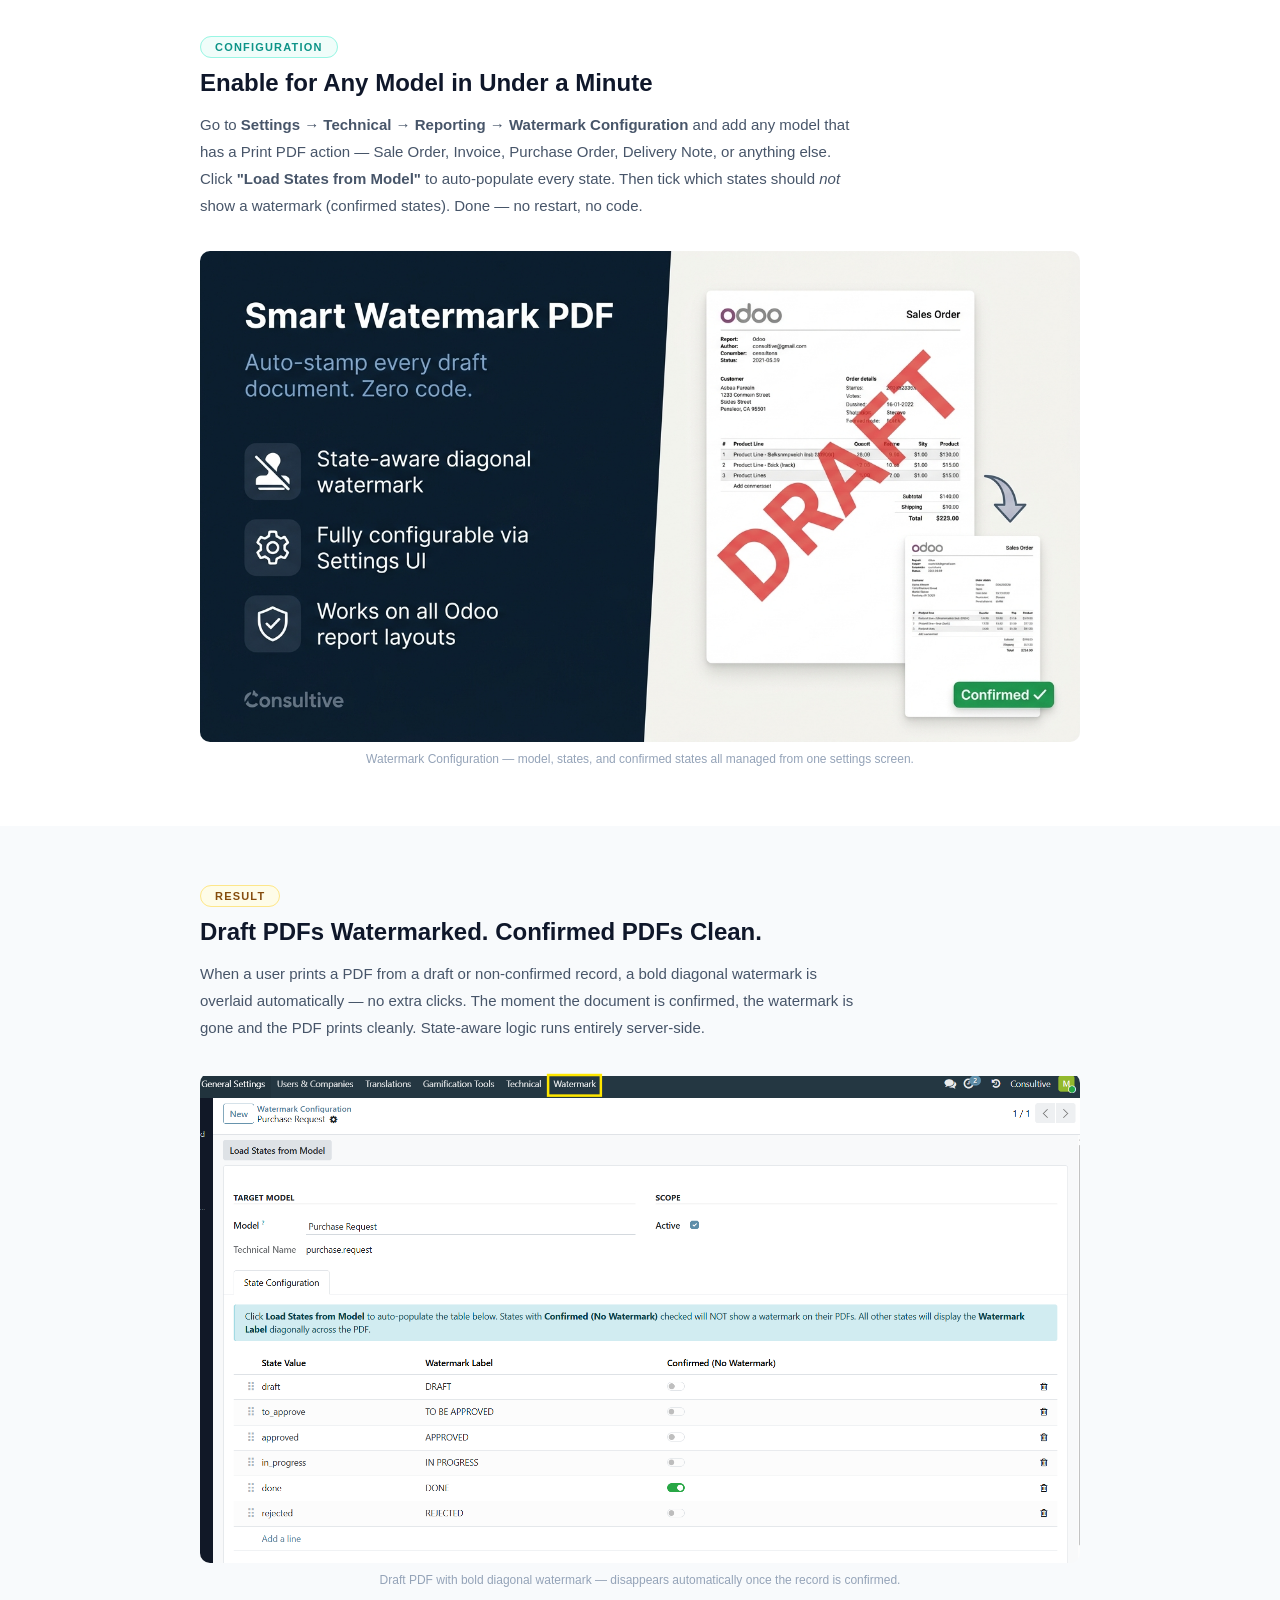
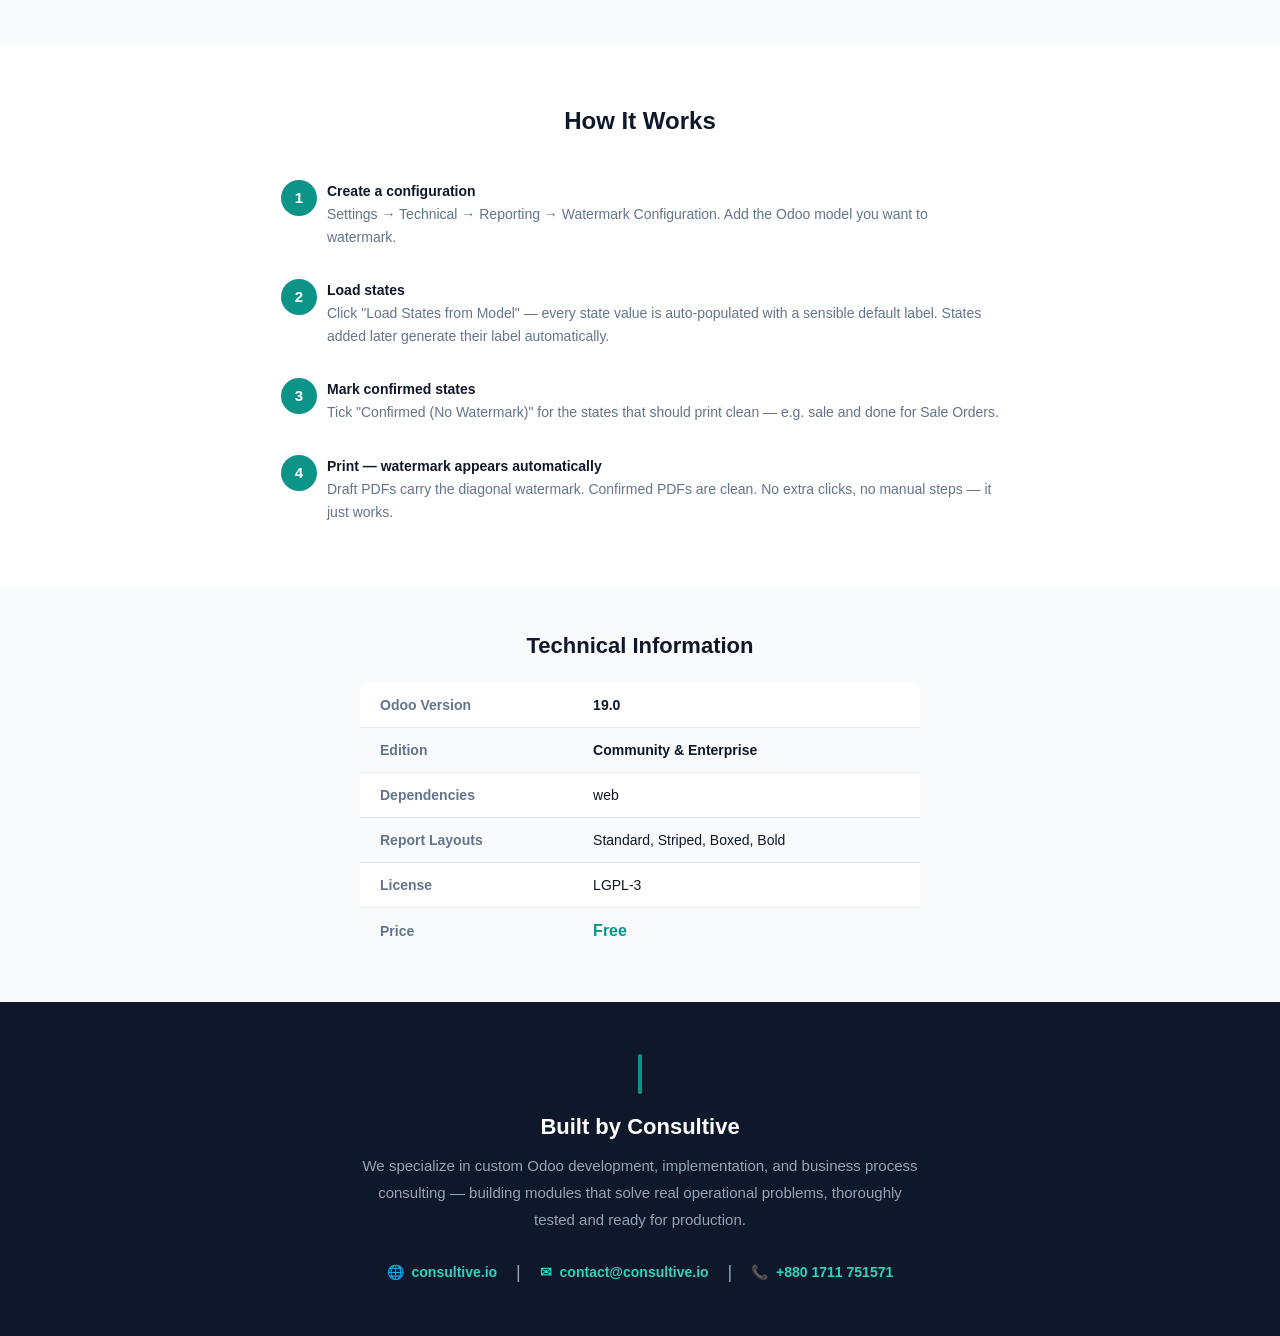
<file: consultive_smart_watermark_pdf/static/description/index.html>
<!DOCTYPE html>
<html lang="en">
<head>
    <meta charset="UTF-8">
    <title>Smart Watermark PDF – Consultive</title>
</head>
<body style="margin:0; padding:0;">
<div style="font-family: Arial, sans-serif; color:#1e293b;">

<!-- ══════════════════════════════════════════════════════════════════════
     BANNER
════════════════════════════════════════════════════════════════════════ -->
<section>
    <img src="consultive_smart_watermark_pdf_image_01.png"
         alt="Smart Watermark PDF – Consultive"
         style="width:100%; display:block;">
</section>


<!-- ══════════════════════════════════════════════════════════════════════
     OVERVIEW PITCH
════════════════════════════════════════════════════════════════════════ -->
<section style="padding:52px 32px 40px; text-align:center;">
    <h2 style="margin:0 0 14px; color:#0f172a; font-size:27px; font-weight:700; line-height:1.3;">
        Drafts Get Watermarked.<br>Confirmed PDFs Stay Clean.
    </h2>
    <p style="margin:0 auto; max-width:680px; font-size:15px; line-height:1.85; color:#475569;">
        Smart Watermark PDF automatically overlays a bold diagonal watermark on any PDF printed from
        a non-confirmed record — a draft Sale Order, a pending RFQ, an unposted invoice. Once the
        document is confirmed, the watermark disappears and the PDF prints clean. All controlled
        through a simple Settings UI, no code changes needed.
    </p>
</section>


<!-- ══════════════════════════════════════════════════════════════════════
     FEATURE CARDS
════════════════════════════════════════════════════════════════════════ -->
<section>
<div style="background-color:#f0fdfa; padding:44px 32px;">
    <div style="max-width:880px; margin:0 auto;">

        <h2 style="text-align:center; margin:0 0 36px; color:#0f172a; font-size:22px; font-weight:700;">
            Everything You Need in One Module
        </h2>

        <table style="width:100%; border-collapse:separate; border-spacing:16px;">
            <tr>
                <td style="vertical-align:top; width:33%; background-color:#ffffff;
                           border-radius:10px; padding:22px 22px 20px;
                           border-top:3px solid #0d9488;">
                    <div style="font-size:26px; margin-bottom:10px;">&#128681;</div>
                    <div style="font-weight:700; font-size:14px; color:#0f172a; margin-bottom:6px;">
                        State-Aware Watermark
                    </div>
                    <div style="font-size:13px; color:#64748b; line-height:1.55;">
                        Watermark appears only on non-confirmed records. Confirmed PDFs are always clean — no manual toggle needed.
                    </div>
                </td>
                <td style="vertical-align:top; width:33%; background-color:#ffffff;
                           border-radius:10px; padding:22px 22px 20px;
                           border-top:3px solid #0d9488;">
                    <div style="font-size:26px; margin-bottom:10px;">&#9881;&#65039;</div>
                    <div style="font-weight:700; font-size:14px; color:#0f172a; margin-bottom:6px;">
                        Config Per Model, No Code
                    </div>
                    <div style="font-size:13px; color:#64748b; line-height:1.55;">
                        Add any Odoo model in Settings &rarr; Watermark Configuration and go live instantly — no development needed.
                    </div>
                </td>
                <td style="vertical-align:top; width:33%; background-color:#ffffff;
                           border-radius:10px; padding:22px 22px 20px;
                           border-top:3px solid #0d9488;">
                    <div style="font-size:26px; margin-bottom:10px;">&#128260;</div>
                    <div style="font-weight:700; font-size:14px; color:#0f172a; margin-bottom:6px;">
                        One-Click State Auto-Load
                    </div>
                    <div style="font-size:13px; color:#64748b; line-height:1.55;">
                        Click "Load States from Model" and every state value is populated with a sensible default label automatically.
                    </div>
                </td>
            </tr>
            <tr>
                <td style="vertical-align:top; width:33%; background-color:#ffffff;
                           border-radius:10px; padding:22px 22px 20px;
                           border-top:3px solid #0d9488;">
                    <div style="font-size:26px; margin-bottom:10px;">&#127970;</div>
                    <div style="font-weight:700; font-size:14px; color:#0f172a; margin-bottom:6px;">
                        Multi-Company Support
                    </div>
                    <div style="font-size:13px; color:#64748b; line-height:1.55;">
                        Company-specific configuration overrides global settings — different watermark rules per company.
                    </div>
                </td>
                <td style="vertical-align:top; width:33%; background-color:#ffffff;
                           border-radius:10px; padding:22px 22px 20px;
                           border-top:3px solid #0d9488;">
                    <div style="font-size:26px; margin-bottom:10px;">&#128196;</div>
                    <div style="font-weight:700; font-size:14px; color:#0f172a; margin-bottom:6px;">
                        All Four Report Layouts
                    </div>
                    <div style="font-size:13px; color:#64748b; line-height:1.55;">
                        Covers all built-in Odoo layouts: Standard, Striped, Boxed, and Bold — every printable report is covered.
                    </div>
                </td>
                <td style="vertical-align:top; width:33%; background-color:#ffffff;
                           border-radius:10px; padding:22px 22px 20px;
                           border-top:3px solid #0d9488;">
                    <div style="font-size:26px; margin-bottom:10px;">&#128274;</div>
                    <div style="font-weight:700; font-size:14px; color:#0f172a; margin-bottom:6px;">
                        Safe Opt-In
                    </div>
                    <div style="font-size:13px; color:#64748b; line-height:1.55;">
                        A model with no configuration gets no watermark. No risk of unexpected watermarks appearing on unconfigured reports.
                    </div>
                </td>
            </tr>
        </table>

    </div>
</div>
</section>


<!-- ══════════════════════════════════════════════════════════════════════
     SECTION 1 – WATERMARK CONFIGURATION
════════════════════════════════════════════════════════════════════════ -->
<section style="padding:60px 32px;">
    <div style="max-width:880px; margin:0 auto;">

        <div style="margin-bottom:14px;">
            <span style="background-color:#f0fdfa; color:#0d9488; font-size:11px; font-weight:700;
                         letter-spacing:1.2px; text-transform:uppercase; padding:4px 14px;
                         border-radius:20px; border:1px solid #99f6e4;">
                Configuration
            </span>
        </div>

        <h2 style="margin:0 0 14px; color:#0f172a; font-size:24px; font-weight:700;">
            Enable for Any Model in Under a Minute
        </h2>
        <p style="margin:0 0 32px; font-size:15px; line-height:1.8; color:#475569; max-width:660px;">
            Go to <strong>Settings &rarr; Technical &rarr; Reporting &rarr; Watermark Configuration</strong>
            and add any model that has a Print PDF action — Sale Order, Invoice, Purchase Order, Delivery
            Note, or anything else. Click <strong>"Load States from Model"</strong> to auto-populate
            every state. Then tick which states should <em>not</em> show a watermark (confirmed states).
            Done — no restart, no code.
        </p>

        <img src="consultive_smart_watermark_pdf_image_01.png"
             alt="Watermark Configuration screen in Odoo Settings"
             style="width:100%; display:block; border-radius:10px;">
        <p style="margin:10px 0 0; text-align:center; font-size:12px; color:#94a3b8;">
            Watermark Configuration — model, states, and confirmed states all managed from one settings screen.
        </p>

    </div>
</section>


<!-- ══════════════════════════════════════════════════════════════════════
     SECTION 2 – DRAFT VS CONFIRMED
════════════════════════════════════════════════════════════════════════ -->
<section>
<div style="background-color:#f8fafc; padding:60px 32px;">
    <div style="max-width:880px; margin:0 auto;">

        <div style="margin-bottom:14px;">
            <span style="background-color:#fefce8; color:#854d0e; font-size:11px; font-weight:700;
                         letter-spacing:1.2px; text-transform:uppercase; padding:4px 14px;
                         border-radius:20px; border:1px solid #fde68a;">
                Result
            </span>
        </div>

        <h2 style="margin:0 0 14px; color:#0f172a; font-size:24px; font-weight:700;">
            Draft PDFs Watermarked. Confirmed PDFs Clean.
        </h2>
        <p style="margin:0 0 32px; font-size:15px; line-height:1.8; color:#475569; max-width:660px;">
            When a user prints a PDF from a draft or non-confirmed record, a bold diagonal watermark
            is overlaid automatically — no extra clicks. The moment the document is confirmed, the
            watermark is gone and the PDF prints cleanly. State-aware logic runs entirely server-side.
        </p>

        <img src="consultive_smart_watermark_pdf_image_02.png"
             alt="Draft PDF with diagonal watermark overlay"
             style="width:100%; display:block; border-radius:10px;">
        <p style="margin:10px 0 0; text-align:center; font-size:12px; color:#94a3b8;">
            Draft PDF with bold diagonal watermark — disappears automatically once the record is confirmed.
        </p>

    </div>
</div>
</section>


<!-- ══════════════════════════════════════════════════════════════════════
     HOW IT WORKS
════════════════════════════════════════════════════════════════════════ -->
<section style="padding:60px 32px;">
    <div style="max-width:720px; margin:0 auto;">

        <h2 style="text-align:center; margin:0 0 44px; color:#0f172a; font-size:24px; font-weight:700;">
            How It Works
        </h2>

        <table style="width:100%; border-collapse:collapse; margin-bottom:28px;">
            <tr>
                <td style="vertical-align:top; width:44px;">
                    <div style="width:36px; height:36px; background-color:#0d9488; border-radius:50%;
                                text-align:center; line-height:36px; color:#ffffff;
                                font-weight:700; font-size:15px;">1</div>
                </td>
                <td style="vertical-align:top; padding-top:4px;">
                    <div style="font-weight:700; font-size:14px; color:#0f172a; margin-bottom:4px;">
                        Create a configuration
                    </div>
                    <div style="font-size:14px; color:#64748b; line-height:1.65;">
                        Settings &rarr; Technical &rarr; Reporting &rarr; Watermark Configuration. Add the Odoo model you want to watermark.
                    </div>
                </td>
            </tr>
        </table>

        <table style="width:100%; border-collapse:collapse; margin-bottom:28px;">
            <tr>
                <td style="vertical-align:top; width:44px;">
                    <div style="width:36px; height:36px; background-color:#0d9488; border-radius:50%;
                                text-align:center; line-height:36px; color:#ffffff;
                                font-weight:700; font-size:15px;">2</div>
                </td>
                <td style="vertical-align:top; padding-top:4px;">
                    <div style="font-weight:700; font-size:14px; color:#0f172a; margin-bottom:4px;">
                        Load states
                    </div>
                    <div style="font-size:14px; color:#64748b; line-height:1.65;">
                        Click "Load States from Model" — every state value is auto-populated with a sensible default label. States added later generate their label automatically.
                    </div>
                </td>
            </tr>
        </table>

        <table style="width:100%; border-collapse:collapse; margin-bottom:28px;">
            <tr>
                <td style="vertical-align:top; width:44px;">
                    <div style="width:36px; height:36px; background-color:#0d9488; border-radius:50%;
                                text-align:center; line-height:36px; color:#ffffff;
                                font-weight:700; font-size:15px;">3</div>
                </td>
                <td style="vertical-align:top; padding-top:4px;">
                    <div style="font-weight:700; font-size:14px; color:#0f172a; margin-bottom:4px;">
                        Mark confirmed states
                    </div>
                    <div style="font-size:14px; color:#64748b; line-height:1.65;">
                        Tick "Confirmed (No Watermark)" for the states that should print clean — e.g. sale and done for Sale Orders.
                    </div>
                </td>
            </tr>
        </table>

        <table style="width:100%; border-collapse:collapse;">
            <tr>
                <td style="vertical-align:top; width:44px;">
                    <div style="width:36px; height:36px; background-color:#0d9488; border-radius:50%;
                                text-align:center; line-height:36px; color:#ffffff;
                                font-weight:700; font-size:15px;">4</div>
                </td>
                <td style="vertical-align:top; padding-top:4px;">
                    <div style="font-weight:700; font-size:14px; color:#0f172a; margin-bottom:4px;">
                        Print — watermark appears automatically
                    </div>
                    <div style="font-size:14px; color:#64748b; line-height:1.65;">
                        Draft PDFs carry the diagonal watermark. Confirmed PDFs are clean. No extra clicks, no manual steps — it just works.
                    </div>
                </td>
            </tr>
        </table>

    </div>
</section>


<!-- ══════════════════════════════════════════════════════════════════════
     TECHNICAL INFO
════════════════════════════════════════════════════════════════════════ -->
<section>
<div style="background-color:#f8fafc; padding:48px 32px;">
    <div style="max-width:560px; margin:0 auto;">
        <h2 style="text-align:center; margin:0 0 24px; color:#0f172a; font-size:22px; font-weight:700;">
            Technical Information
        </h2>
        <table style="width:100%; border-collapse:collapse; font-size:14px; background-color:#ffffff;
                      border-radius:10px; overflow:hidden;">
            <tr style="border-bottom:1px solid #e2e8f0;">
                <td style="padding:14px 20px; color:#64748b; font-weight:600;">Odoo Version</td>
                <td style="padding:14px 20px; color:#0f172a; font-weight:600;">19.0</td>
            </tr>
            <tr style="background-color:#f8fafc; border-bottom:1px solid #e2e8f0;">
                <td style="padding:14px 20px; color:#64748b; font-weight:600;">Edition</td>
                <td style="padding:14px 20px; color:#0f172a; font-weight:600;">Community &amp; Enterprise</td>
            </tr>
            <tr style="border-bottom:1px solid #e2e8f0;">
                <td style="padding:14px 20px; color:#64748b; font-weight:600;">Dependencies</td>
                <td style="padding:14px 20px; color:#0f172a;">web</td>
            </tr>
            <tr style="background-color:#f8fafc; border-bottom:1px solid #e2e8f0;">
                <td style="padding:14px 20px; color:#64748b; font-weight:600;">Report Layouts</td>
                <td style="padding:14px 20px; color:#0f172a;">Standard, Striped, Boxed, Bold</td>
            </tr>
            <tr style="border-bottom:1px solid #e2e8f0;">
                <td style="padding:14px 20px; color:#64748b; font-weight:600;">License</td>
                <td style="padding:14px 20px; color:#0f172a;">LGPL-3</td>
            </tr>
            <tr style="background-color:#f8fafc;">
                <td style="padding:14px 20px; color:#64748b; font-weight:600;">Price</td>
                <td style="padding:14px 20px; color:#0d9488; font-weight:700; font-size:16px;">Free</td>
            </tr>
        </table>
    </div>
</div>
</section>


<!-- ══════════════════════════════════════════════════════════════════════
     ABOUT CONSULTIVE
════════════════════════════════════════════════════════════════════════ -->
<section>
<div style="background-color:#0f172a; padding:52px 32px; text-align:center;">
    <div style="display:inline-block; background-color:#0d9488; width:4px; height:40px;
                border-radius:2px; margin-bottom:20px; vertical-align:top;"></div>
    <h2 style="margin:0 0 12px; color:#ffffff; font-size:22px; font-weight:700;">
        Built by Consultive
    </h2>
    <p style="margin:0 auto 28px; color:#94a3b8; font-size:15px; max-width:560px; line-height:1.8;">
        We specialize in custom Odoo development, implementation, and business process consulting —
        building modules that solve real operational problems, thoroughly tested and ready for production.
    </p>
    <table style="margin:0 auto; border-collapse:collapse;">
        <tr>
            <td style="padding:0 18px;">
                <a href="https://consultive.io"
                   style="color:#2dd4bf; text-decoration:none; font-size:14px; font-weight:600;">
                    &#127760;&nbsp; consultive.io
                </a>
            </td>
            <td style="color:#94a3b8; font-size:18px;">|</td>
            <td style="padding:0 18px;">
                <a href="mailto:contact@consultive.io"
                   style="color:#2dd4bf; text-decoration:none; font-size:14px; font-weight:600;">
                    &#9993;&nbsp; contact@consultive.io
                </a>
            </td>
            <td style="color:#94a3b8; font-size:18px;">|</td>
            <td style="padding:0 18px;">
                <span style="color:#2dd4bf; font-size:14px; font-weight:600;">
                    &#128222;&nbsp; +880 1711 751571
                </span>
            </td>
        </tr>
    </table>
</div>
</section>


</div>
</body>
</html>
</file>
